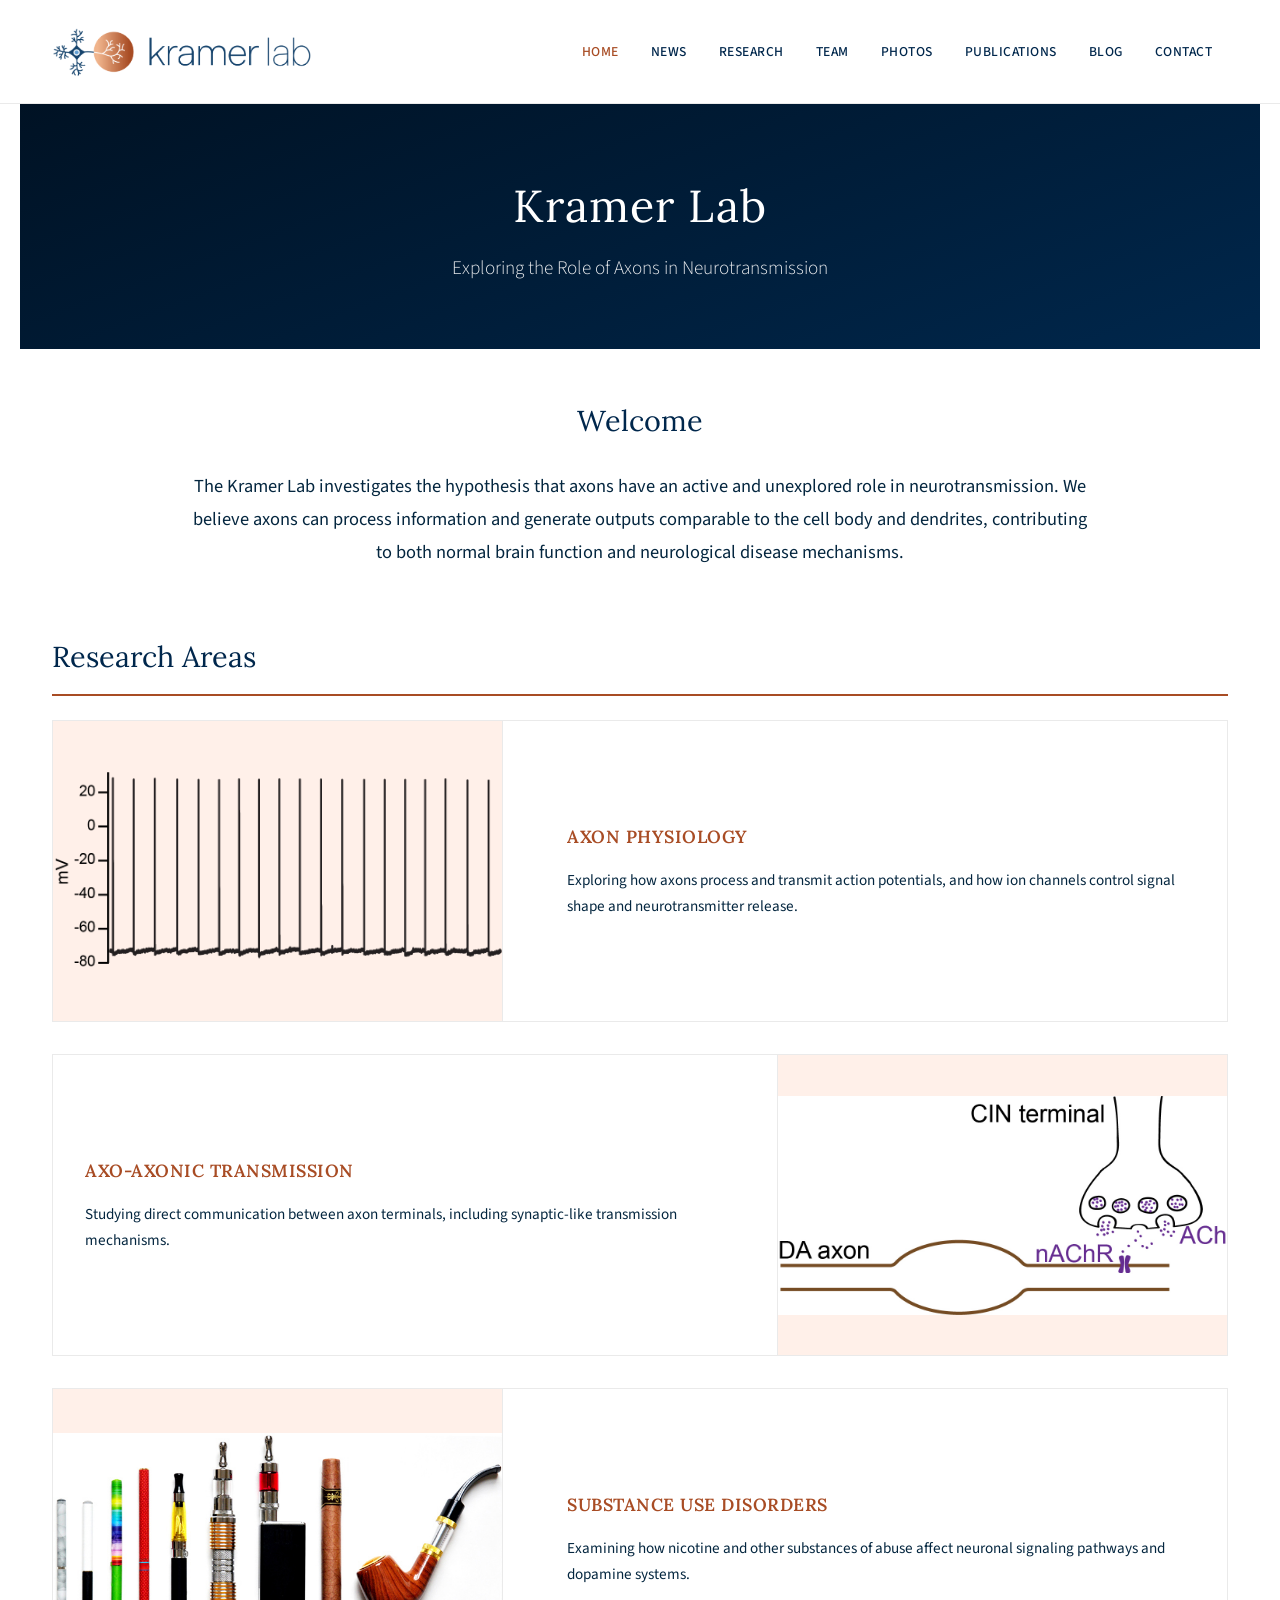
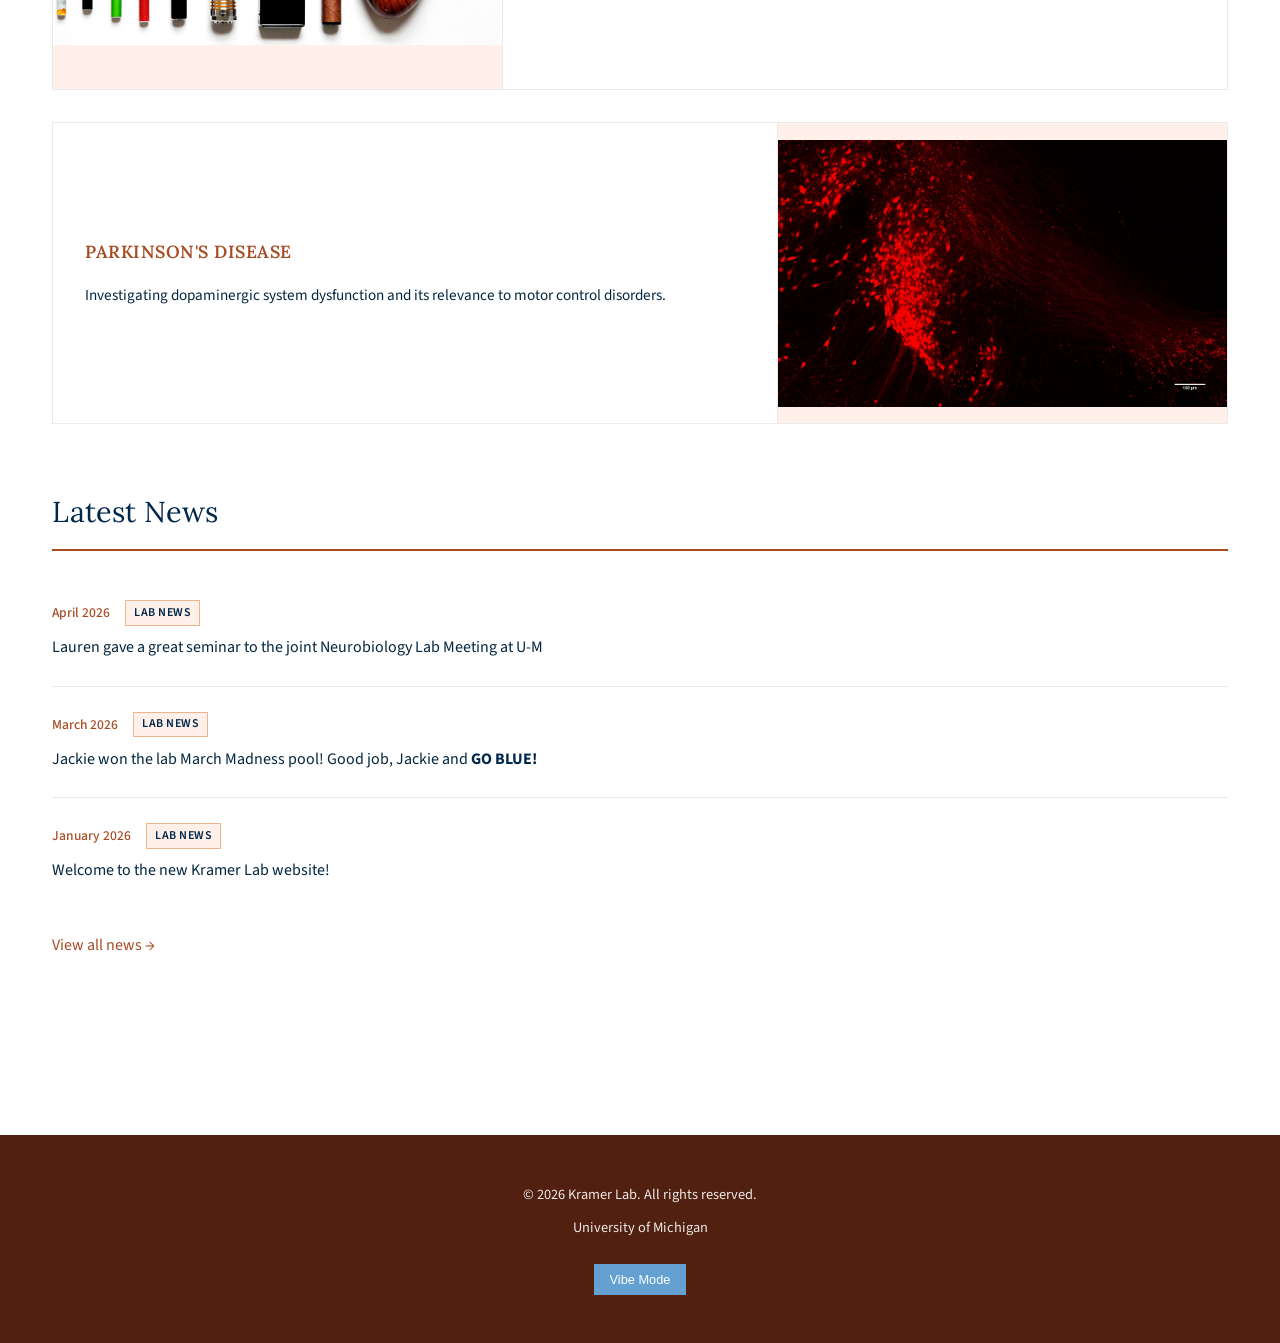
<file: index.html>
<!DOCTYPE html>
<html lang="en">
<head>
    <meta charset="UTF-8">
    <meta name="viewport" content="width=device-width, initial-scale=1.0">
    <title>Kramer Lab - Neuroscience Research</title>
    <link rel="stylesheet" href="css/style.css">
    <!-- Google tag (gtag.js) -->
    <script async src="https://www.googletagmanager.com/gtag/js?id=G-RKL0N520BY"></script>
    <script>
      window.dataLayer = window.dataLayer || [];
      function gtag(){dataLayer.push(arguments);}
      gtag("js", new Date());
      gtag("config", "G-RKL0N520BY");
    </script>
</head>
<body>
    <a href="#main-content" class="skip-link">Skip to main content</a>
    <header>
        <nav aria-label="Site navigation">
            <div class="logo">
                <a href="index.html"><img src="images/logo.png" alt="Kramer Lab"></a>
            </div>
            <ul class="nav-links">
                <li><a href="index.html" class="active" aria-current="page">Home</a></li>
                <li><a href="news.html">News</a></li>
                <li><a href="research.html">Research</a></li>
                <li><a href="team.html">Team</a></li>
                <li><a href="photos.html">Photos</a></li>
                <li><a href="publications.html">Publications</a></li>
                <li><a href="https://kramerlab.substack.com/" target="_blank" rel="noopener">Blog</a></li>
                <li><a href="contact.html">Contact</a></li>
            </ul>
            <button class="nav-toggle" aria-label="Open navigation" aria-expanded="false"><span></span><span></span><span></span></button>
        </nav>
    </header>

    <main id="main-content">
        <section class="hero">
            <h1>Kramer Lab</h1>
            <p class="tagline">Exploring the Role of Axons in Neurotransmission</p>
        </section>

        <section class="intro">
            <h2>Welcome</h2>
            <p>The Kramer Lab investigates the hypothesis that axons have an active and unexplored role in neurotransmission. We believe axons can process information and generate outputs comparable to the cell body and dendrites, contributing to both normal brain function and neurological disease mechanisms.</p>
        </section>

        <section class="highlights">
            <h2>Research Areas</h2>

            <div class="research-row image-left">
                <div class="research-image">
                    <img src="images/EXFiring.png" alt="Action potential recordings showing neuronal firing pattern">
                </div>
                <div class="research-content">
                    <h3><a href="research.html#axon-physiology">Axon Physiology</a></h3>
                    <p>Exploring how axons process and transmit action potentials, and how ion channels control signal shape and neurotransmitter release.</p>
                </div>
            </div>

            <div class="research-row image-right">
                <div class="research-content">
                    <h3><a href="research.html#axo-axonic">Axo-axonic Transmission</a></h3>
                    <p>Studying direct communication between axon terminals, including synaptic-like transmission mechanisms.</p>
                </div>
                <div class="research-image">
                    <img src="images/axo-axonic.jpg" alt="Axo-axonic synaptic schema showing CIN terminal releasing acetylcholine onto DA axon">
                </div>
            </div>

            <div class="research-row image-left">
                <div class="research-image">
                    <img src="images/tobacco_items.jpg" alt="Various nicotine delivery devices including cigarettes, vapes, and pipes">
                </div>
                <div class="research-content">
                    <h3><a href="research.html#substance-use">Substance Use Disorders</a></h3>
                    <p>Examining how nicotine and other substances of abuse affect neuronal signaling pathways and dopamine systems.</p>
                </div>
            </div>

            <div class="research-row image-right">
                <div class="research-content">
                    <h3><a href="research.html#parkinsons">Parkinson's Disease</a></h3>
                    <p>Investigating dopaminergic system dysfunction and its relevance to motor control disorders.</p>
                </div>
                <div class="research-image">
                    <img src="images/Pretty_SNc.jpg" alt="Fluorescent microscopy image of dopaminergic neurons in the substantia nigra">
                </div>
            </div>
        </section>

        <section class="news">
            <h2>Latest News</h2>
            <div id="latest-news-container">
                <article class="news-item">
                    <span class="date">January 2026</span>
                    <p>Welcome to the new Kramer Lab website!</p>
                </article>
            </div>
            <p style="margin-top:1.5rem;"><a href="news.html">View all news &rarr;</a></p>
        </section>
    </main>

    <footer>
        <p>&copy; 2026 Kramer Lab. All rights reserved.</p>
        <p>University of Michigan</p>
        <button class="vibe-toggle" onclick="toggleVibeMode()">Vibe Mode</button>
    </footer>

    <script>
        // Load latest 3 news items from news.html
        fetch('news.html')
            .then(r => r.text())
            .then(html => {
                const doc = new DOMParser().parseFromString(html, 'text/html');
                const items = Array.from(doc.querySelectorAll('article.news-item')).slice(0, 3);
                if (items.length === 0) return;
                const container = document.getElementById('latest-news-container');
                container.innerHTML = items.map(a => a.outerHTML).join('');
            })
            .catch(() => {}); // silently keep the fallback content if fetch fails

        function toggleVibeMode() {
            document.body.classList.toggle('vibe-mode');
            localStorage.setItem('vibeMode', document.body.classList.contains('vibe-mode'));
        }
        // Check saved preference
        if (localStorage.getItem('vibeMode') === 'true') {
            document.body.classList.add('vibe-mode');
        }
    </script>
    <script src="js/nav.js"></script>
</body>
</html>
</file>
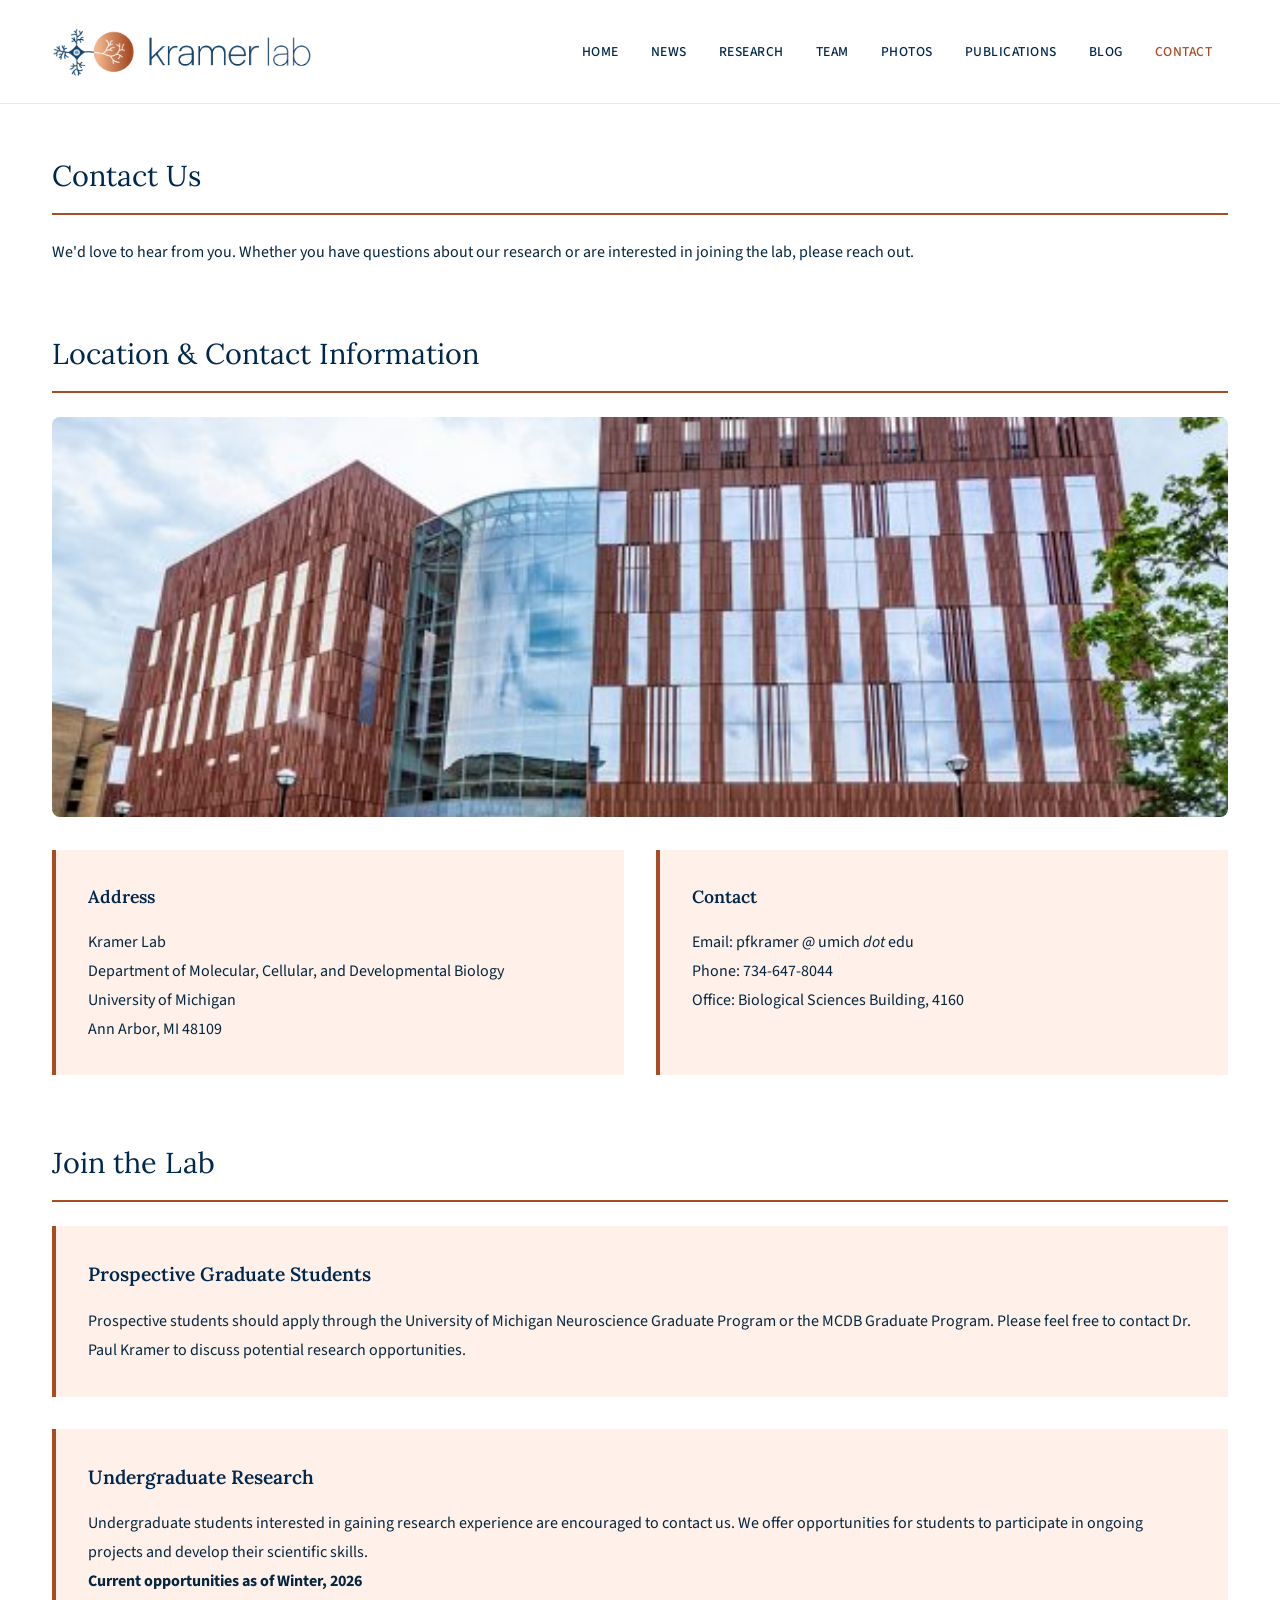
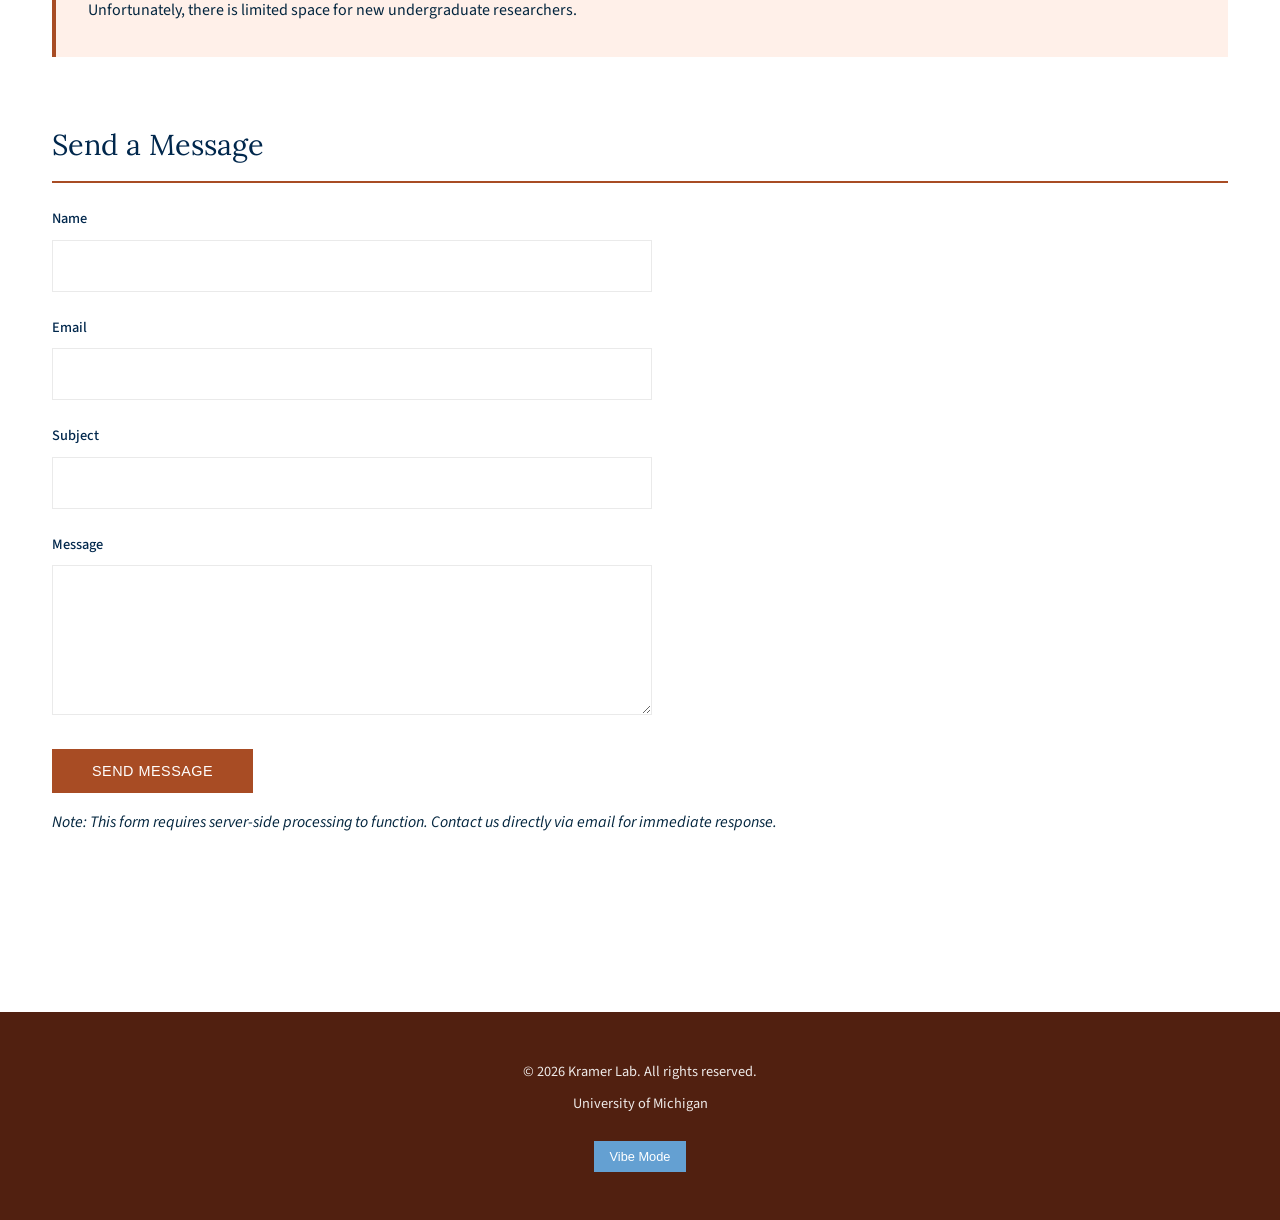
<file: contact.html>
<!DOCTYPE html>
<html lang="en">
<head>
    <meta charset="UTF-8">
    <meta name="viewport" content="width=device-width, initial-scale=1.0">
    <title>Contact - Kramer Lab</title>
    <link rel="stylesheet" href="css/style.css">
    <!-- Google tag (gtag.js) -->
    <script async src="https://www.googletagmanager.com/gtag/js?id=G-RKL0N520BY"></script>
    <script>
      window.dataLayer = window.dataLayer || [];
      function gtag(){dataLayer.push(arguments);}
      gtag("js", new Date());
      gtag("config", "G-RKL0N520BY");
    </script>
</head>
<body>
    <a href="#main-content" class="skip-link">Skip to main content</a>
    <header>
        <nav aria-label="Site navigation">
            <div class="logo">
                <a href="index.html"><img src="images/logo.png" alt="Kramer Lab"></a>
            </div>
            <ul class="nav-links">
                <li><a href="index.html">Home</a></li>
                <li><a href="news.html">News</a></li>
                <li><a href="research.html">Research</a></li>
                <li><a href="team.html">Team</a></li>
                <li><a href="photos.html">Photos</a></li>
                <li><a href="publications.html">Publications</a></li>
                <li><a href="https://kramerlab.substack.com/" target="_blank" rel="noopener">Blog</a></li>
                <li><a href="contact.html" class="active" aria-current="page">Contact</a></li>
            </ul>
            <button class="nav-toggle" aria-label="Open navigation" aria-expanded="false"><span></span><span></span><span></span></button>
        </nav>
    </header>

    <main id="main-content">
        <section>
            <h2>Contact Us</h2>
            <p>We'd love to hear from you. Whether you have questions about our research or are interested in joining the lab, please reach out.</p>
        </section>

        <section>
            <h2>Location & Contact Information</h2>
            <img src="images/BSB.jpg" alt="Biological Sciences Building, University of Michigan" style="width:100%; max-height:400px; object-fit:cover; border-radius:8px; margin-bottom:1.5rem;">
            <div class="contact-info">
                <div class="contact-card">
                    <h3>Address</h3>
                    <p>Kramer Lab<br>
                    Department of Molecular, Cellular, and Developmental Biology<br>
                    University of Michigan<br>
                    Ann Arbor, MI 48109</p>
                </div>
                <div class="contact-card">
                    <h3>Contact</h3>
                    <p>Email: pfkramer <em>@</em> umich <em>dot</em> edu<br>
                    Phone: 734-647-8044<br>
                    Office: Biological Sciences Building, 4160</p>
                </div>
            </div>
        </section>

        <section>
            <h2>Join the Lab</h2>
            <div class="research-area">
                <h3>Prospective Graduate Students</h3>
                <p>Prospective students should apply through the University of Michigan Neuroscience Graduate Program or the MCDB Graduate Program. Please feel free to contact Dr. Paul Kramer to discuss potential research opportunities.</p>
            </div>
            <div class="research-area">
                <h3>Undergraduate Research</h3>
                <p>Undergraduate students interested in gaining research experience are encouraged to contact us. We offer opportunities for students to participate in ongoing projects and develop their scientific skills.</p>
                <p><strong>Current opportunities as of Winter, 2026</strong></p>
                <p>Unfortunately, there is limited space for new undergraduate researchers.</p>
            </div>
        </section>

        <section>
            <h2>Send a Message</h2>
            <form class="contact-form" action="#" method="post">
                <div class="form-group">
                    <label for="name">Name</label>
                    <input type="text" id="name" name="name" autocomplete="name" required>
                </div>
                <div class="form-group">
                    <label for="email">Email</label>
                    <input type="email" id="email" name="email" autocomplete="email" required>
                </div>
                <div class="form-group">
                    <label for="subject">Subject</label>
                    <input type="text" id="subject" name="subject" required>
                </div>
                <div class="form-group">
                    <label for="message">Message</label>
                    <textarea id="message" name="message" required></textarea>
                </div>
                <button type="submit" class="btn">Send Message</button>
            </form>
            <p style="margin-top: 1rem; color: var(--gray);"><em>Note: This form requires server-side processing to function. Contact us directly via email for immediate response.</em></p>
        </section>
    </main>

    <footer>
        <p>&copy; 2026 Kramer Lab. All rights reserved.</p>
        <p>University of Michigan</p>
        <button class="vibe-toggle" onclick="toggleVibeMode()">Vibe Mode</button>
    </footer>

    <script>
        function toggleVibeMode() {
            document.body.classList.toggle('vibe-mode');
            localStorage.setItem('vibeMode', document.body.classList.contains('vibe-mode'));
        }
        if (localStorage.getItem('vibeMode') === 'true') {
            document.body.classList.add('vibe-mode');
        }
    </script>
    <script src="js/nav.js"></script>
</body>
</html>
</file>
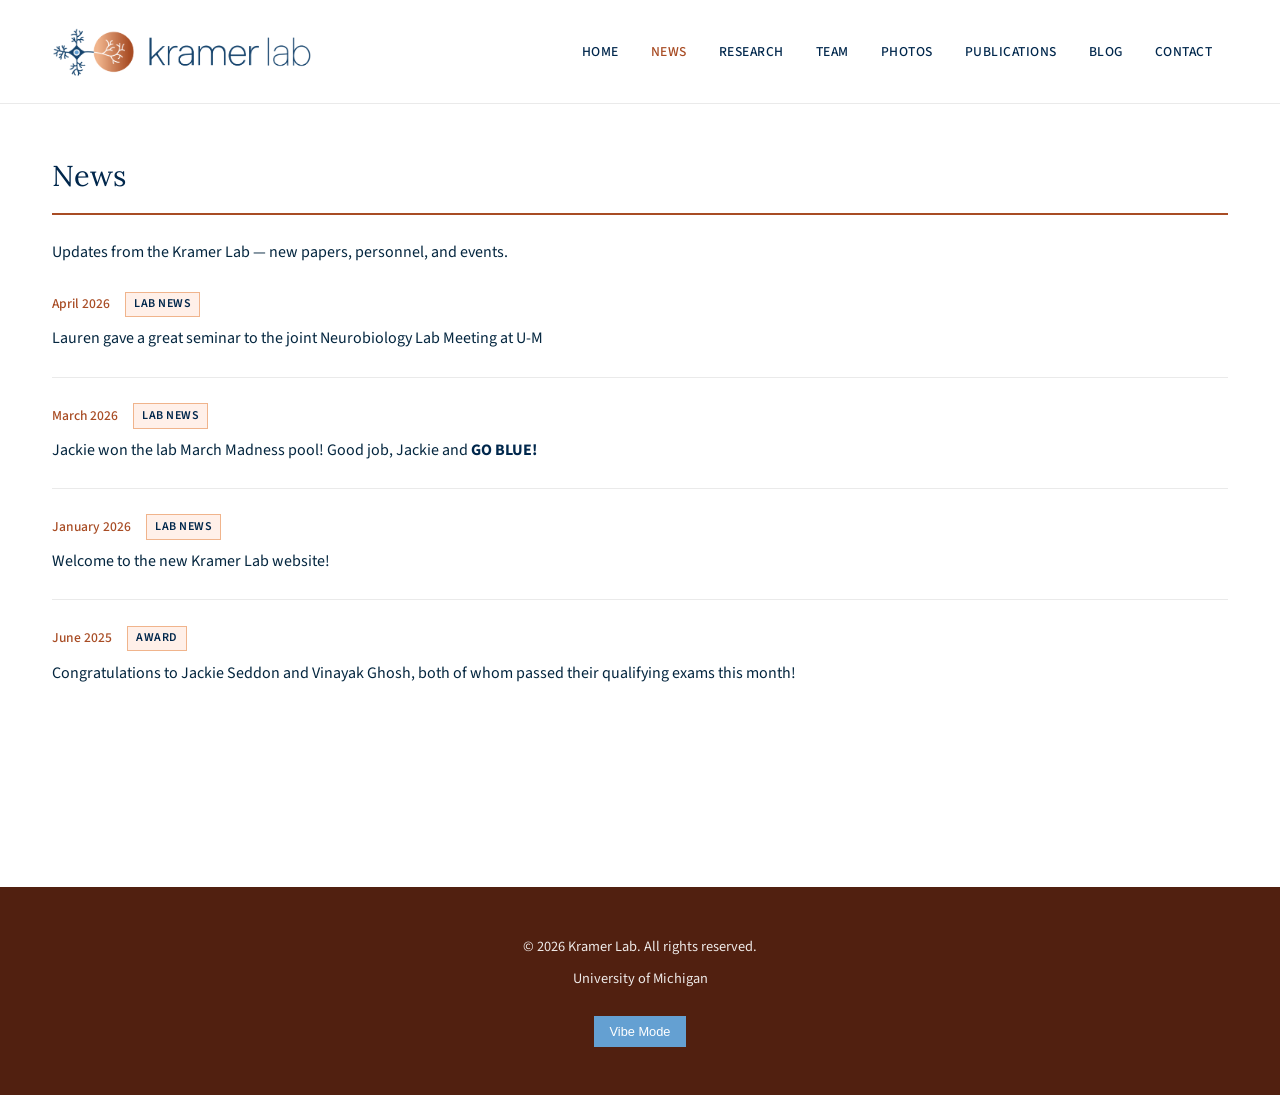
<file: news.html>
<!DOCTYPE html>
<html lang="en">
<head>
    <meta charset="UTF-8">
    <meta name="viewport" content="width=device-width, initial-scale=1.0">
    <title>News - Kramer Lab</title>
    <link rel="stylesheet" href="css/style.css">
    <!-- Google tag (gtag.js) -->
    <script async src="https://www.googletagmanager.com/gtag/js?id=G-RKL0N520BY"></script>
    <script>
      window.dataLayer = window.dataLayer || [];
      function gtag(){dataLayer.push(arguments);}
      gtag("js", new Date());
      gtag("config", "G-RKL0N520BY");
    </script>
</head>
<body>
    <a href="#main-content" class="skip-link">Skip to main content</a>
    <header>
        <nav aria-label="Site navigation">
            <div class="logo">
                <a href="index.html"><img src="images/logo.png" alt="Kramer Lab"></a>
            </div>
            <ul class="nav-links">
                <li><a href="index.html">Home</a></li>
                <li><a href="news.html" class="active" aria-current="page">News</a></li>
                <li><a href="research.html">Research</a></li>
                <li><a href="team.html">Team</a></li>
                <li><a href="photos.html">Photos</a></li>
                <li><a href="publications.html">Publications</a></li>
                <li><a href="https://kramerlab.substack.com/" target="_blank" rel="noopener">Blog</a></li>
                <li><a href="contact.html">Contact</a></li>
            </ul>
            <button class="nav-toggle" aria-label="Open navigation" aria-expanded="false"><span></span><span></span><span></span></button>
        </nav>
    </header>

    <main id="main-content">
        <section>
            <h2>News</h2>
            <p>Updates from the Kramer Lab — new papers, personnel, and events.</p>

            <!--
                TO ADD A NEWS ITEM:
                Copy the block below and paste it at the top of this section.
                Update the date, tag, and content.
                Tags: New Paper | Personnel | Award | Event | Lab News
            -->

            <article class="news-item">
                <span class="date">April 2026</span>
                <span class="news-tag">Lab News</span>
                <p>Lauren gave a great seminar to the joint Neurobiology Lab Meeting at U-M</p>
            </article>

            <article class="news-item">
                <span class="date">March 2026</span>
                <span class="news-tag">Lab News</span>
                <p>Jackie won the lab March Madness pool! Good job, Jackie and <strong style="color: #00274C;">GO BLUE!</strong></p>
            </article>

            <article class="news-item">
                <span class="date">January 2026</span>
                <span class="news-tag">Lab News</span>
                <p>Welcome to the new Kramer Lab website!</p>
            </article>

            <article class="news-item">
                <span class="date">June 2025</span>
                <span class="news-tag">Award</span>
                <p>Congratulations to Jackie Seddon and Vinayak Ghosh, both of whom passed their qualifying exams this month!</p>
            </article>

        </section>

    </main>

    <footer>
        <p>&copy; 2026 Kramer Lab. All rights reserved.</p>
        <p>University of Michigan</p>
        <button class="vibe-toggle" onclick="toggleVibeMode()">Vibe Mode</button>
    </footer>

    <script>
        function toggleVibeMode() {
            document.body.classList.toggle('vibe-mode');
            localStorage.setItem('vibeMode', document.body.classList.contains('vibe-mode'));
        }
        if (localStorage.getItem('vibeMode') === 'true') {
            document.body.classList.add('vibe-mode');
        }
    </script>
    <script src="js/nav.js"></script>
</body>
</html>
</file>
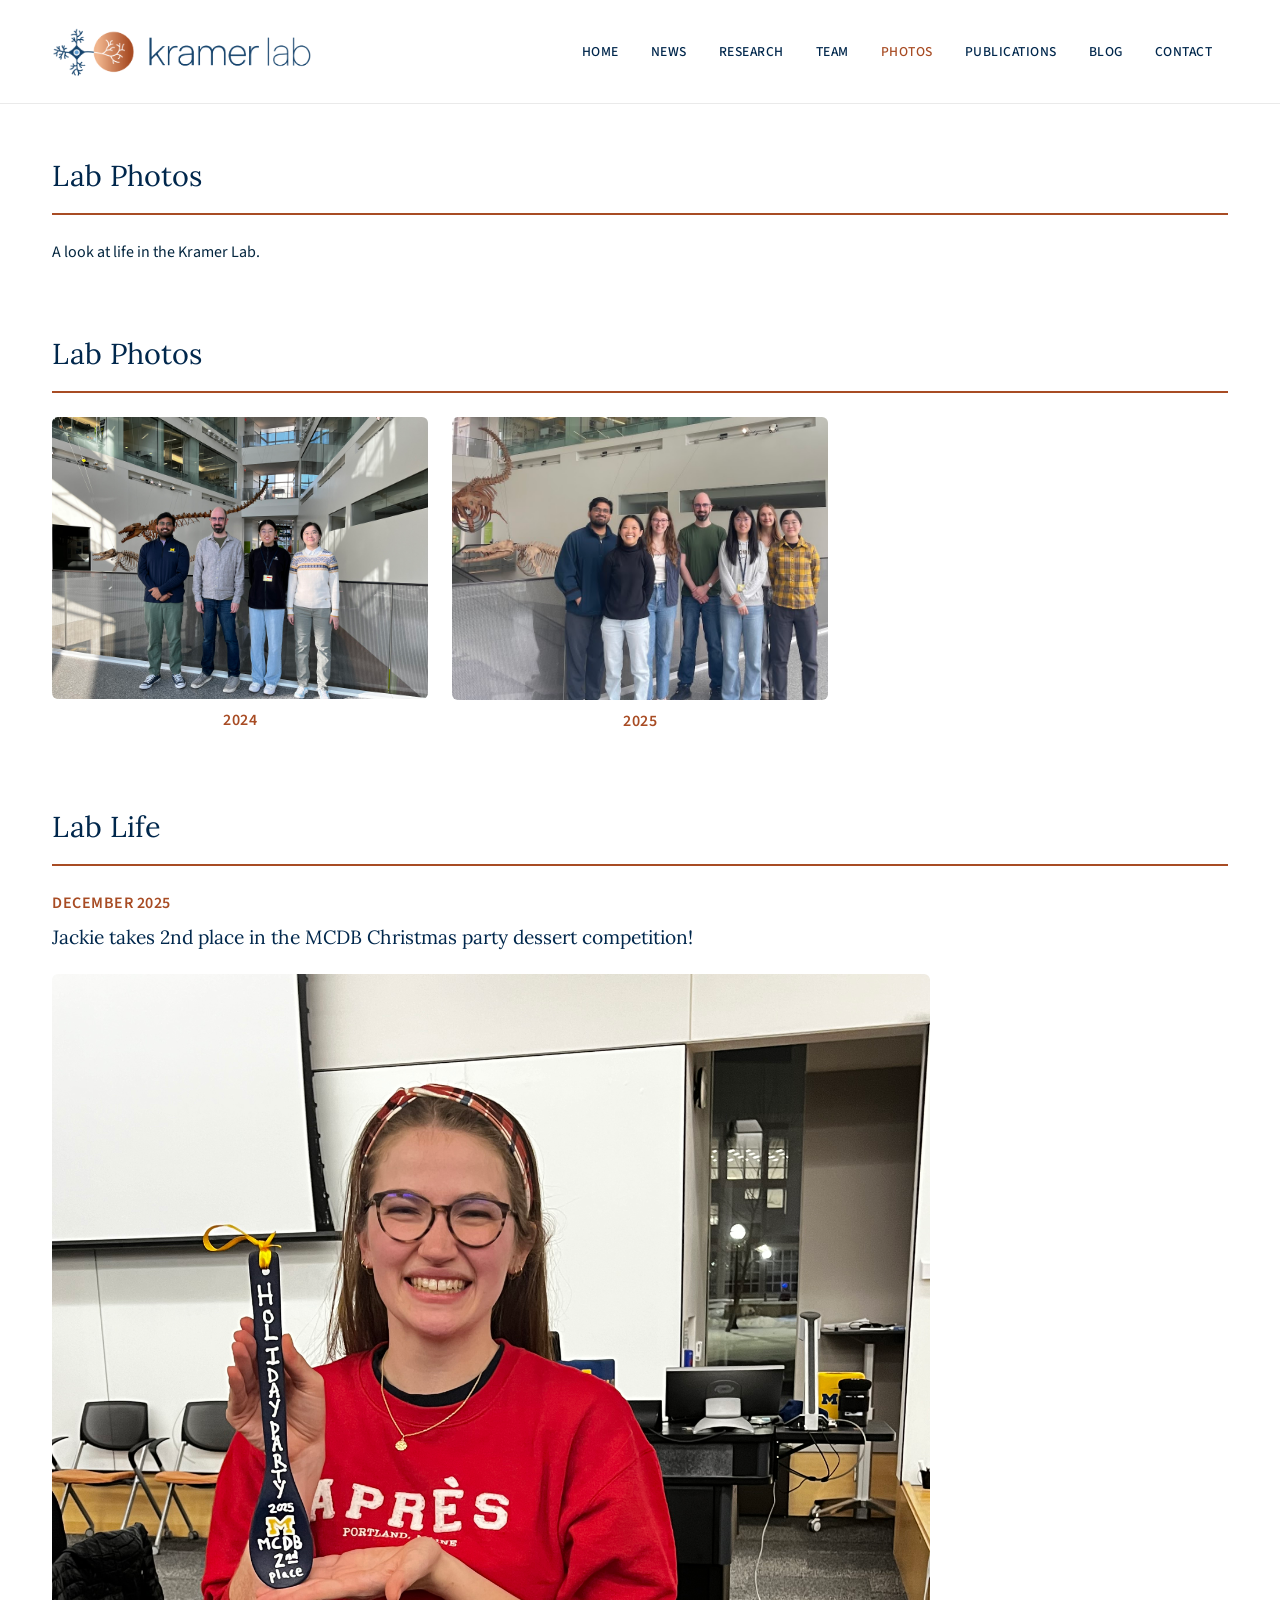
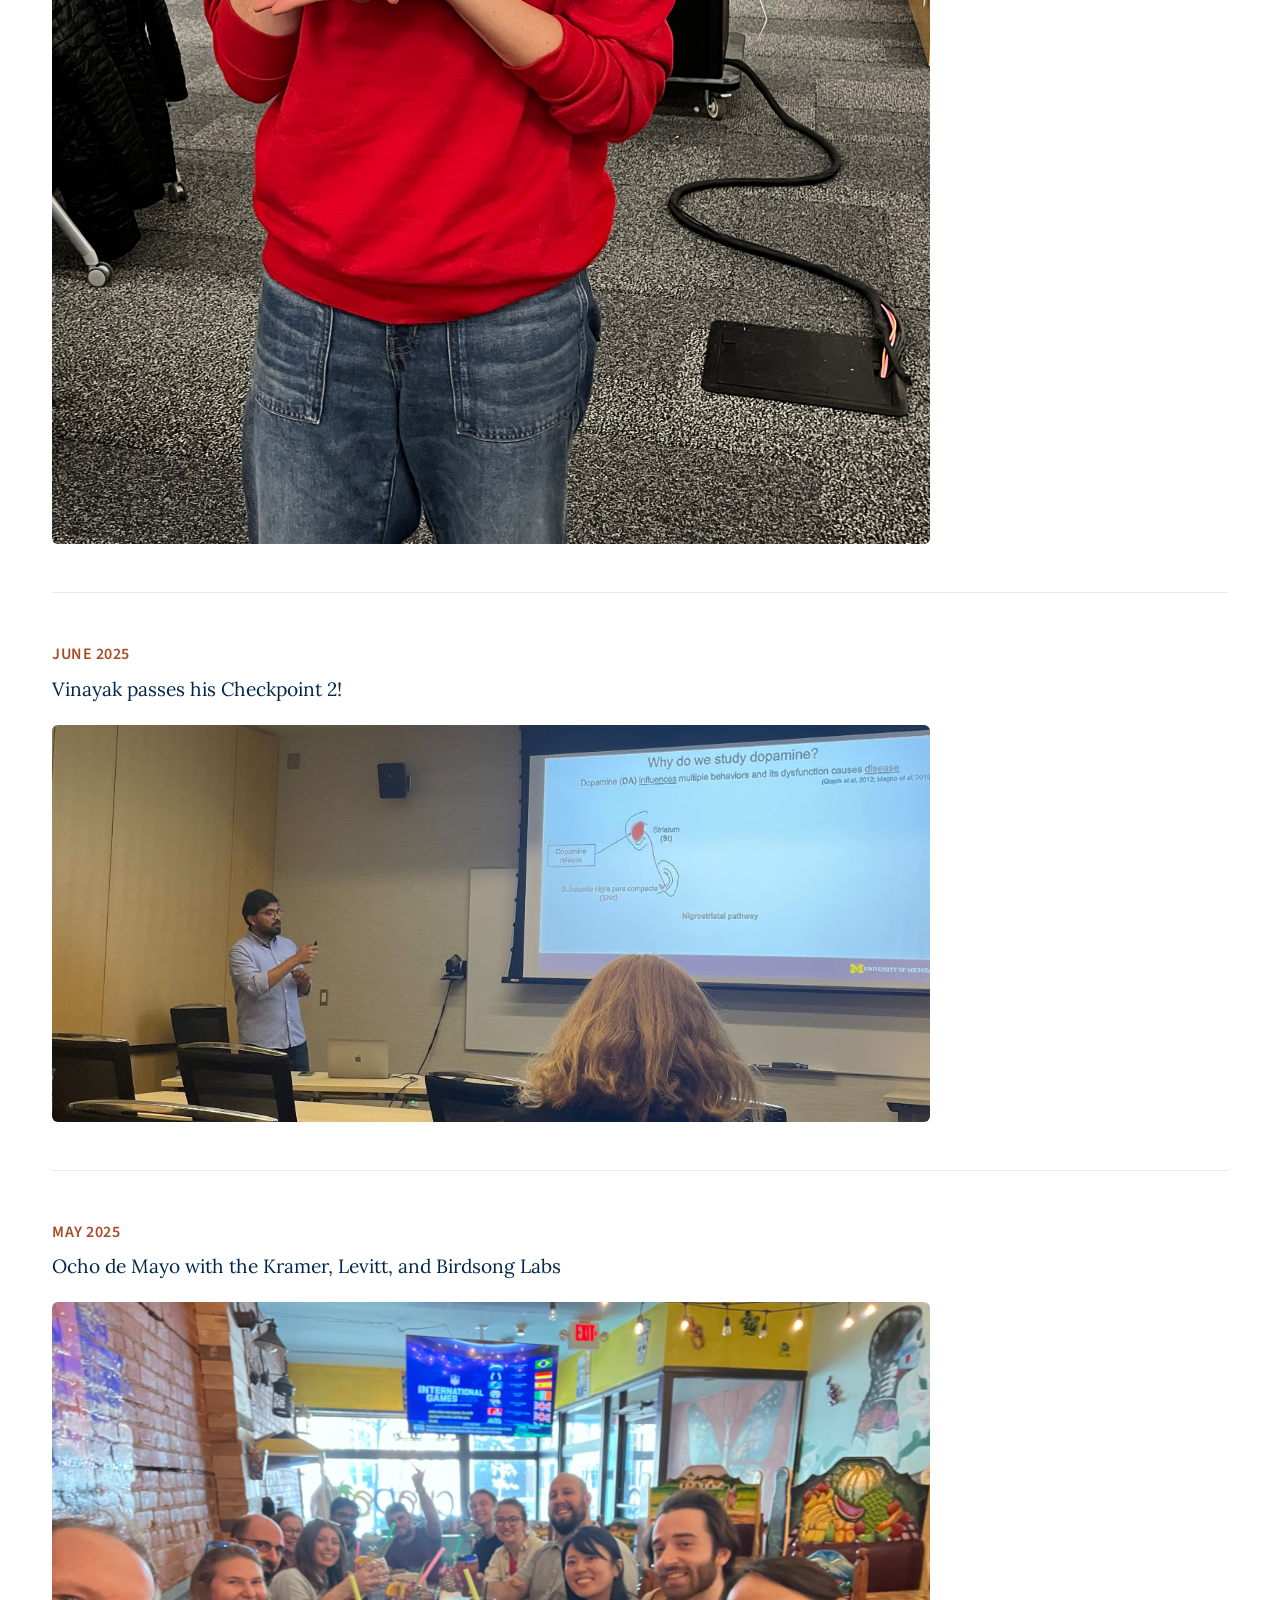
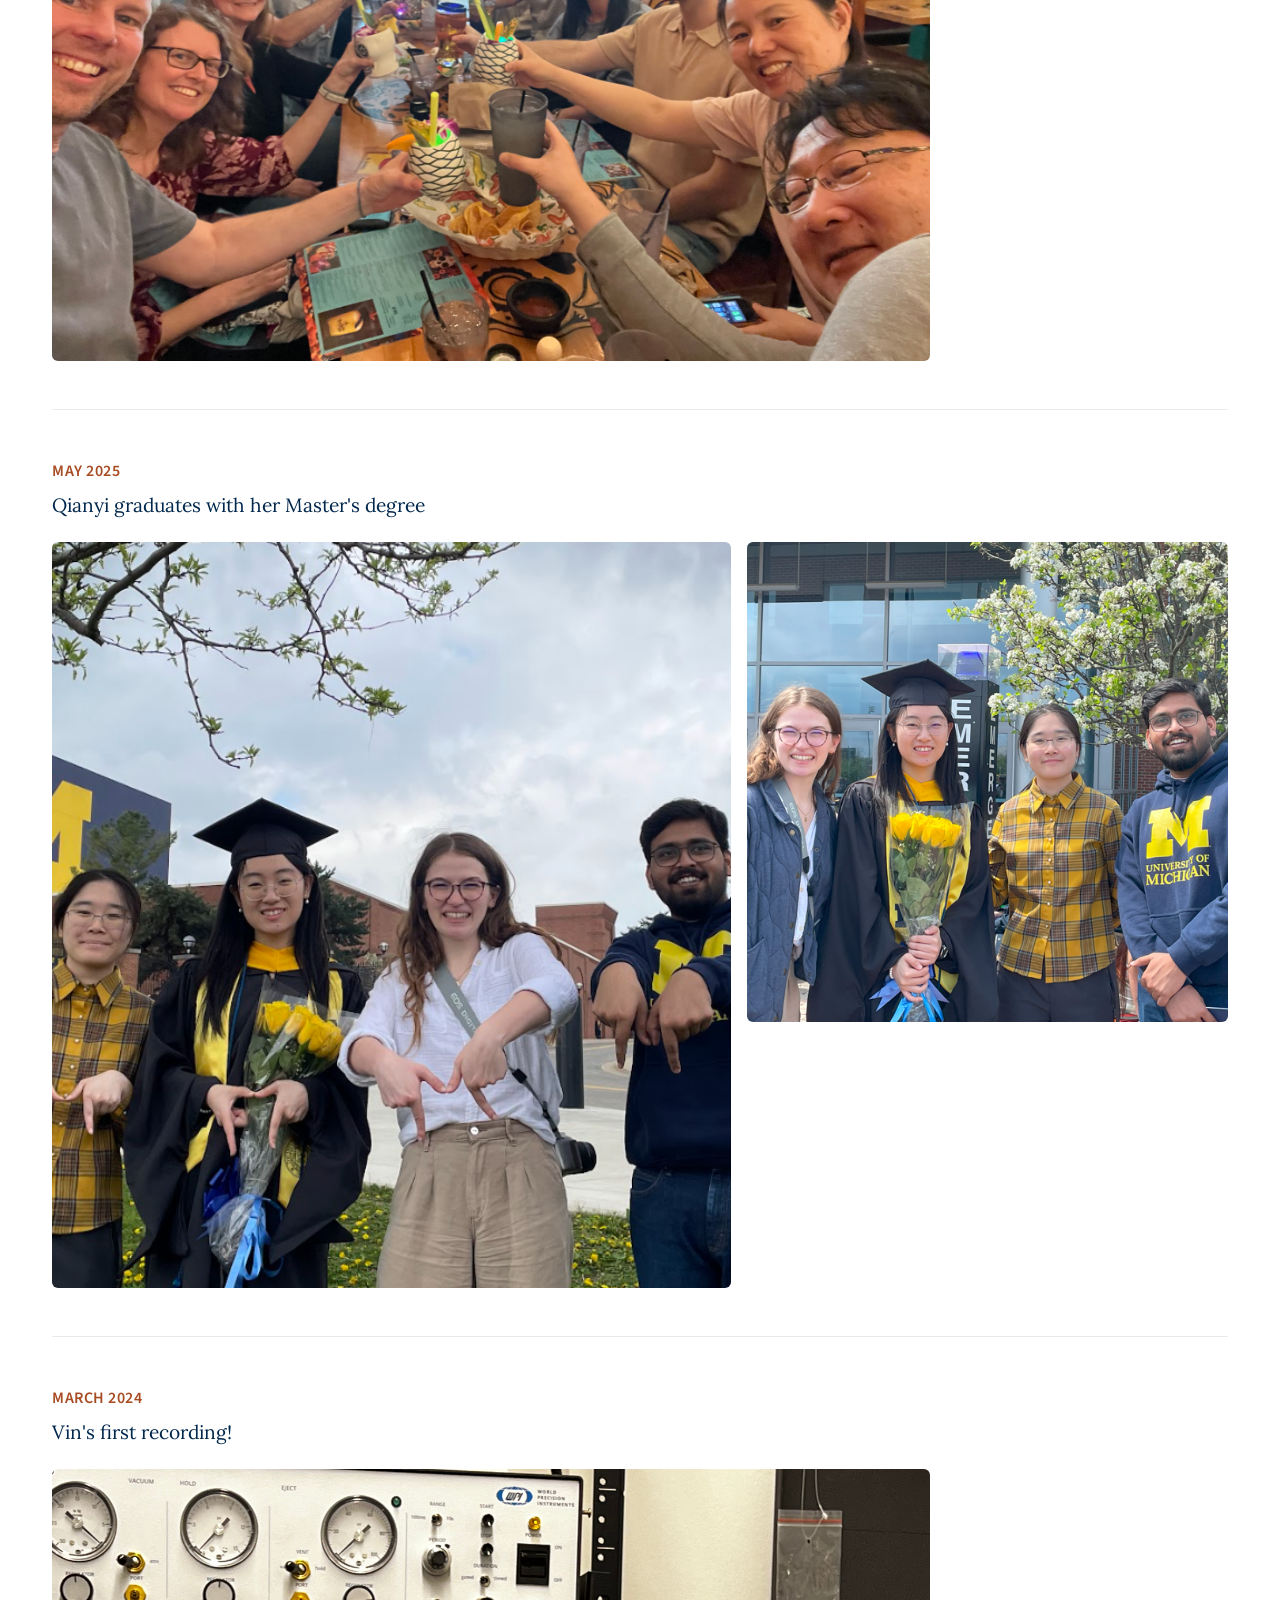
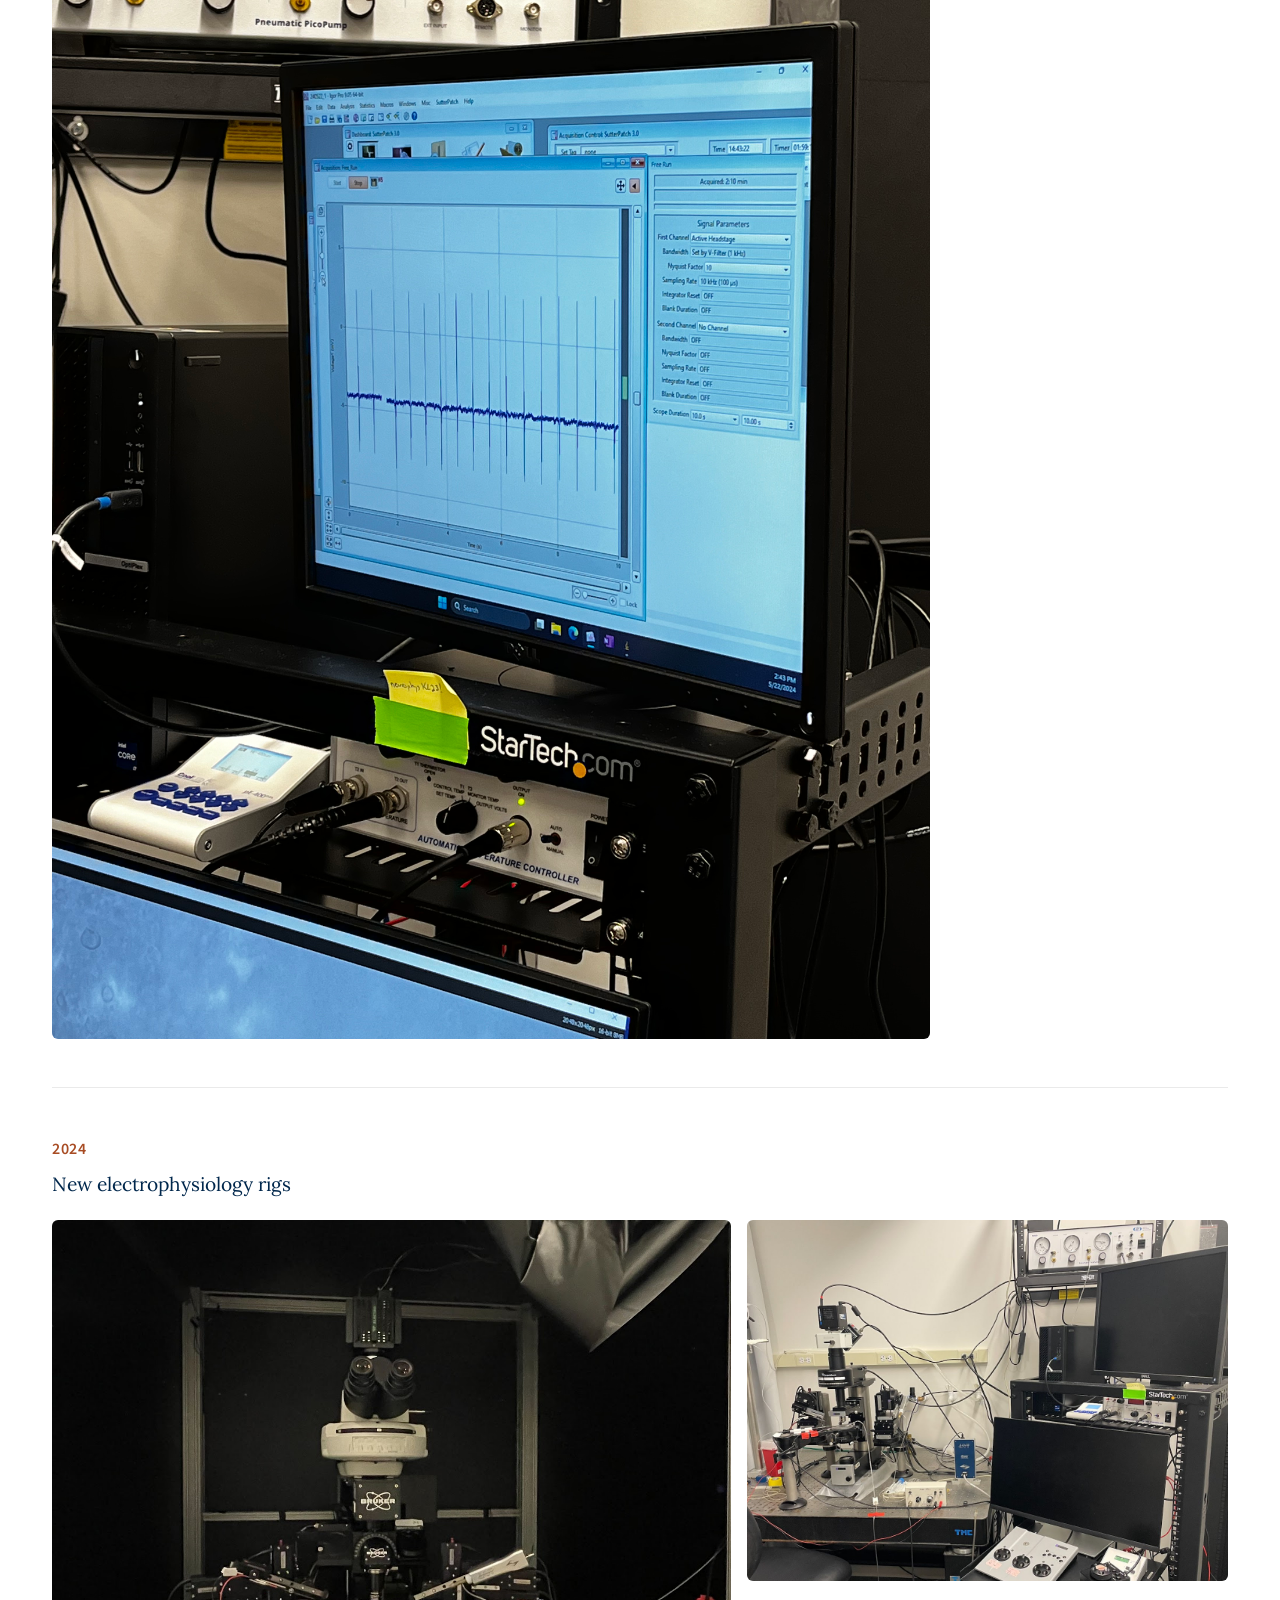
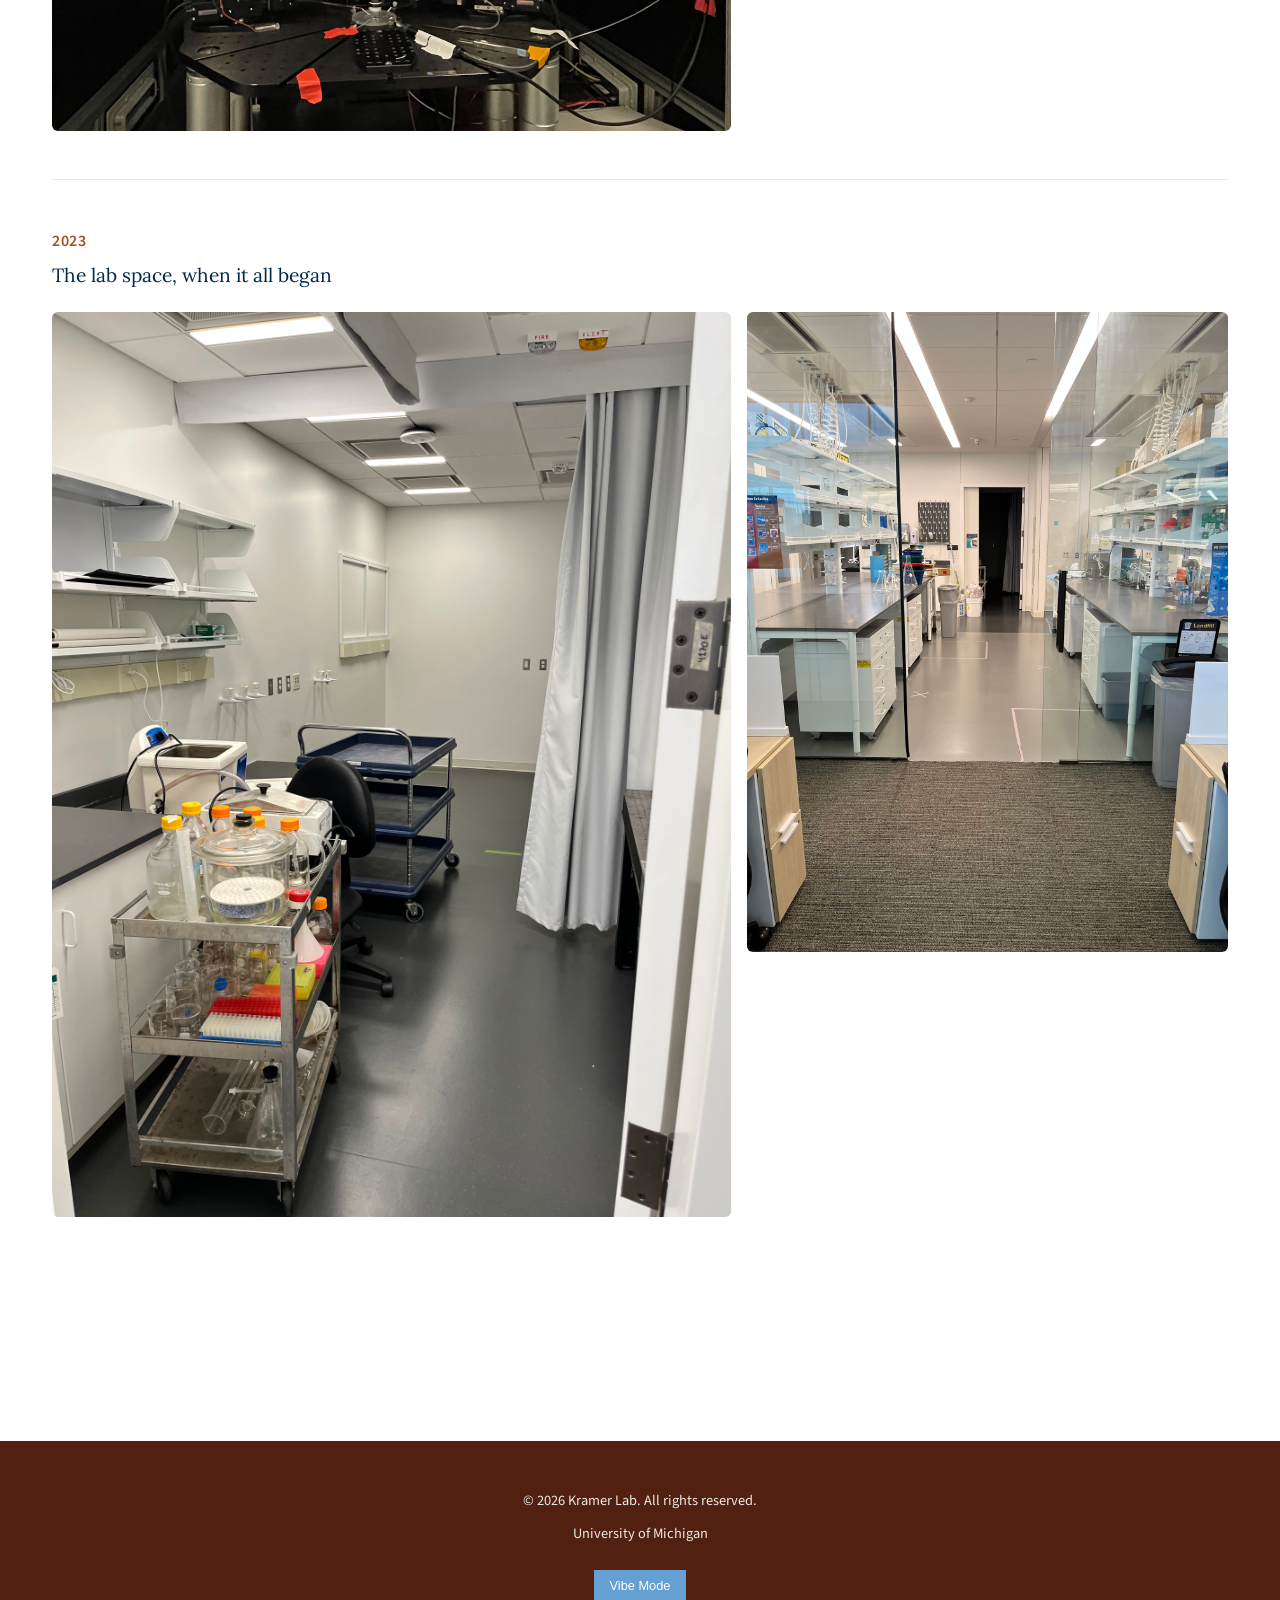
<file: photos.html>
<!DOCTYPE html>
<html lang="en">
<head>
    <meta charset="UTF-8">
    <meta name="viewport" content="width=device-width, initial-scale=1.0">
    <title>Lab Photos - Kramer Lab</title>
    <link rel="stylesheet" href="css/style.css">
    <!-- Google tag (gtag.js) -->
    <script async src="https://www.googletagmanager.com/gtag/js?id=G-RKL0N520BY"></script>
    <script>
      window.dataLayer = window.dataLayer || [];
      function gtag(){dataLayer.push(arguments);}
      gtag("js", new Date());
      gtag("config", "G-RKL0N520BY");
    </script>
</head>
<body>
    <a href="#main-content" class="skip-link">Skip to main content</a>
    <header>
        <nav aria-label="Site navigation">
            <div class="logo">
                <a href="index.html"><img src="images/logo.png" alt="Kramer Lab"></a>
            </div>
            <ul class="nav-links">
                <li><a href="index.html">Home</a></li>
                <li><a href="news.html">News</a></li>
                <li><a href="research.html">Research</a></li>
                <li><a href="team.html">Team</a></li>
                <li><a href="photos.html" class="active" aria-current="page">Photos</a></li>
                <li><a href="publications.html">Publications</a></li>
                <li><a href="https://kramerlab.substack.com/" target="_blank" rel="noopener">Blog</a></li>
                <li><a href="contact.html">Contact</a></li>
            </ul>
            <button class="nav-toggle" aria-label="Open navigation" aria-expanded="false"><span></span><span></span><span></span></button>
        </nav>
    </header>

    <main id="main-content">
        <section>
            <h2>Lab Photos</h2>
            <p>A look at life in the Kramer Lab.</p>
        </section>

        <section class="lab-group-section">
            <h2>Lab Photos</h2>
            <div class="lab-group-grid">
                <div class="lab-group-item">
                    <img src="photos/lab picture 2024.JPEG" alt="Kramer Lab group photo, 2024">
                    <p class="photo-entry-date">2024</p>
                </div>
                <div class="lab-group-item">
                    <img src="photos/lab photo 2025.jpg" alt="Kramer Lab group photo, 2025">
                    <p class="photo-entry-date">2025</p>
                </div>
            </div>
        </section>

        <section class="lab-life-section">
            <h2>Lab Life</h2>
            <!--
                TO ADD A NEW ENTRY:
                Copy the article block below and paste it at the TOP of this section.
                - Update the date in <h3 class="photo-entry-date">
                - Update the description in <p class="photo-entry-desc">
                - Add one <img> per photo inside <div class="photo-row">
                - Drop photo files into the photos/ folder
                - Write descriptive alt text for each photo
            -->

            <article class="photo-entry">
                <h3 class="photo-entry-date">December 2025</h3>
                <p class="photo-entry-desc">Jackie takes 2nd place in the MCDB Christmas party dessert competition!</p>
                <div class="photo-row">
                    <img src="photos/Jackie wins second.jpeg" alt="Jackie Seddon placing 2nd in the MCDB Christmas party dessert competition">
                </div>
            </article>

            <article class="photo-entry">
                <h3 class="photo-entry-date">June 2025</h3>
                <p class="photo-entry-desc">Vinayak passes his Checkpoint 2!</p>
                <div class="photo-row">
                    <img src="photos/VG checkpoint 2.jpg" alt="Vinayak Ghosh at his Checkpoint 2 defense">
                </div>
            </article>

            <article class="photo-entry">
                <h3 class="photo-entry-date">May 2025</h3>
                <p class="photo-entry-desc">Ocho de Mayo with the Kramer, Levitt, and Birdsong Labs</p>
                <div class="photo-row">
                    <img src="photos/Ocho de mayo 2025.JPEG" alt="Kramer, Levitt, and Birdsong Labs celebrating Ocho de Mayo">
                </div>
            </article>

            <article class="photo-entry">
                <h3 class="photo-entry-date">May 2025</h3>
                <p class="photo-entry-desc">Qianyi graduates with her Master's degree</p>
                <div class="photo-row">
                    <img src="photos/QY graduation 1.png" alt="Qianyi Yu at her Master's graduation ceremony">
                    <img src="photos/QY graduation 2.png" alt="Qianyi Yu celebrating her Master's degree">
                </div>
            </article>

            <article class="photo-entry">
                <h3 class="photo-entry-date">March 2024</h3>
                <p class="photo-entry-desc">Vin's first recording!</p>
                <div class="photo-row">
                    <img src="photos/Vins first recording.jpeg" alt="Vinayak Ghosh at his first electrophysiology recording">
                </div>
            </article>

            <article class="photo-entry">
                <h3 class="photo-entry-date">2024</h3>
                <p class="photo-entry-desc">New electrophysiology rigs</p>
                <div class="photo-row">
                    <img src="photos/ephys rig.jpg" alt="New electrophysiology rig in the Kramer Lab">
                    <img src="photos/ephys rig2.jpg" alt="New electrophysiology rig in the Kramer Lab">
                </div>
            </article>

            <article class="photo-entry">
                <h3 class="photo-entry-date">2023</h3>
                <p class="photo-entry-desc">The lab space, when it all began</p>
                <div class="photo-row">
                    <img src="photos/empty lab 2023.jpeg" alt="Empty Kramer Lab space in 2023">
                    <img src="photos/empty lab 2023_2.jpeg" alt="Empty Kramer Lab space in 2023">
                </div>
            </article>

        </section>
    </main>

    <footer>
        <p>&copy; 2026 Kramer Lab. All rights reserved.</p>
        <p>University of Michigan</p>
        <button class="vibe-toggle" onclick="toggleVibeMode()">Vibe Mode</button>
    </footer>

    <script>
        function toggleVibeMode() {
            document.body.classList.toggle('vibe-mode');
            localStorage.setItem('vibeMode', document.body.classList.contains('vibe-mode'));
        }
        if (localStorage.getItem('vibeMode') === 'true') {
            document.body.classList.add('vibe-mode');
        }
    </script>
    <script src="js/nav.js"></script>
</body>
</html>
</file>
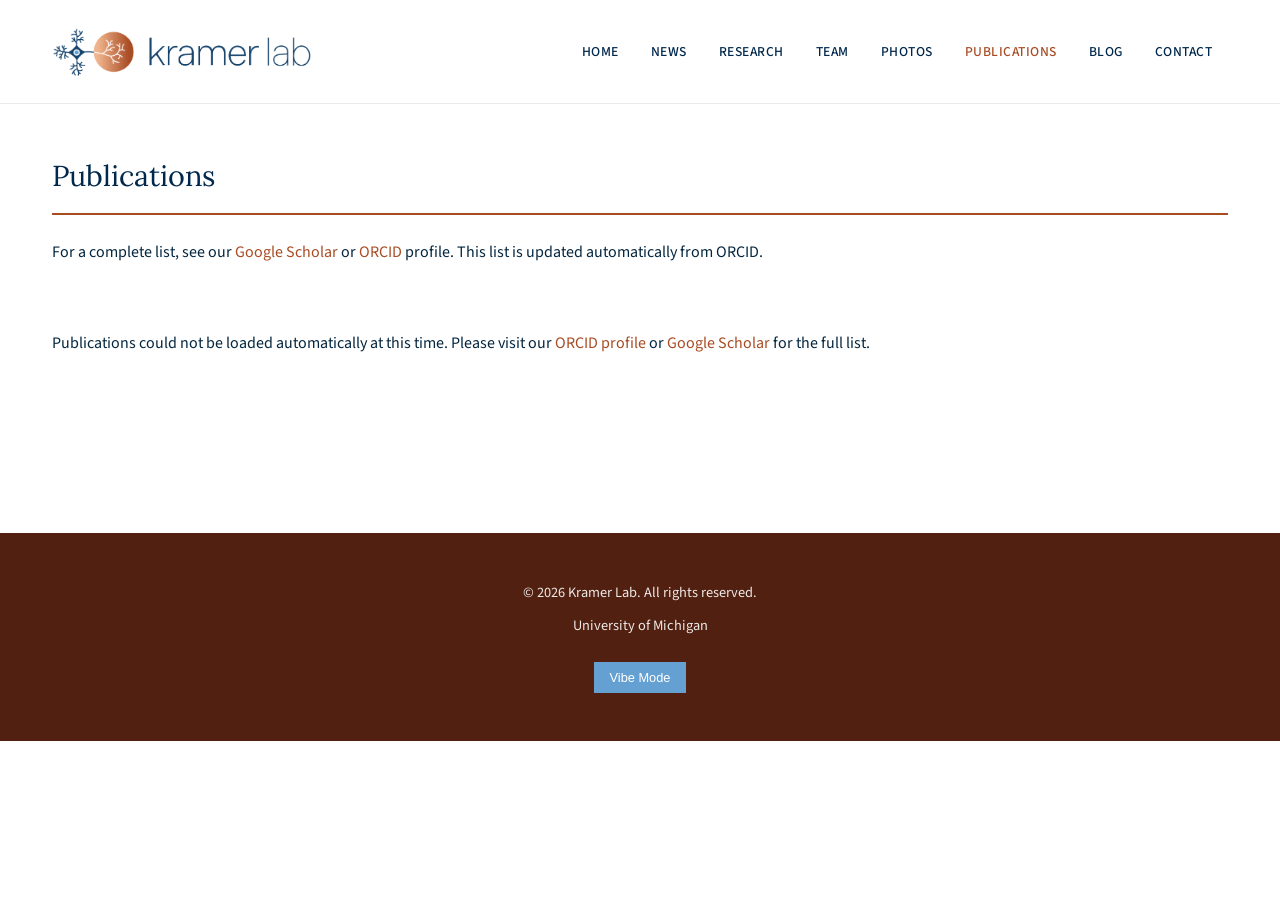
<file: publications.html>
<!DOCTYPE html>
<html lang="en">
<head>
    <meta charset="UTF-8">
    <meta name="viewport" content="width=device-width, initial-scale=1.0">
    <title>Publications - Kramer Lab</title>
    <link rel="stylesheet" href="css/style.css">
    <!-- Google tag (gtag.js) -->
    <script async src="https://www.googletagmanager.com/gtag/js?id=G-RKL0N520BY"></script>
    <script>
      window.dataLayer = window.dataLayer || [];
      function gtag(){dataLayer.push(arguments);}
      gtag("js", new Date());
      gtag("config", "G-RKL0N520BY");
    </script>
</head>
<body>
    <a href="#main-content" class="skip-link">Skip to main content</a>
    <header>
        <nav aria-label="Site navigation">
            <div class="logo">
                <a href="index.html"><img src="images/logo.png" alt="Kramer Lab"></a>
            </div>
            <ul class="nav-links">
                <li><a href="index.html">Home</a></li>
                <li><a href="news.html">News</a></li>
                <li><a href="research.html">Research</a></li>
                <li><a href="team.html">Team</a></li>
                <li><a href="photos.html">Photos</a></li>
                <li><a href="publications.html" class="active" aria-current="page">Publications</a></li>
                <li><a href="https://kramerlab.substack.com/" target="_blank" rel="noopener">Blog</a></li>
                <li><a href="contact.html">Contact</a></li>
            </ul>
            <button class="nav-toggle" aria-label="Open navigation" aria-expanded="false"><span></span><span></span><span></span></button>
        </nav>
    </header>

    <main id="main-content">
        <section>
            <h2>Publications</h2>
            <p>For a complete list, see our
                <a href="https://scholar.google.com/citations?user=gtnqlrsAAAAJ&hl=en" target="_blank" rel="noopener noreferrer">Google Scholar</a>
                or <a href="https://orcid.org/0000-0002-0095-3712" target="_blank" rel="noopener noreferrer">ORCID</a> profile.
                This list is updated automatically from ORCID.</p>
        </section>

        <div id="publications-container">
            <p class="pub-loading">Loading publications&hellip;</p>
        </div>
    </main>

    <footer>
        <p>&copy; 2026 Kramer Lab. All rights reserved.</p>
        <p>University of Michigan</p>
        <button class="vibe-toggle" onclick="toggleVibeMode()">Vibe Mode</button>
    </footer>

    <script>
        function toggleVibeMode() {
            document.body.classList.toggle('vibe-mode');
            localStorage.setItem('vibeMode', document.body.classList.contains('vibe-mode'));
        }
        if (localStorage.getItem('vibeMode') === 'true') {
            document.body.classList.add('vibe-mode');
        }
    </script>

    <script>
        // PDF map — add a filename here when you have a PDF for that paper.
        // Leave the value as null to show no PDF link.
        // Drop PDF files into the pdfs/ folder, then fill in the filename below.
        const PDF_MAP = {
            '10.64898/2025.12.19.695584':      'pubs/bidirectional signaling preprint 2026.pdf',
            '10.3389/fncel.2025.1681044':       'pubs/Seddon and Kramer 2025 review.pdf',
            '10.1016/j.neuron.2022.07.011':     'pubs/Kramer Khaliq 2022 Neuron.pdf',
            '10.1126/science.abn0532':          'pubs/Science 2022 Kaeser.pdf',
            '10.7554/eLife.55729':              'pubs/Kramer Khaliq 2020 eLife.pdf',
            '10.1371/journal.pone.0187732':     'pubs/2color 1photon.pdf',
            '10.1016/j.celrep.2016.11.076':     'pubs/Kramer Williams 2016 Cell Reports.pdf',
            '10.1038/npp.2015.91':              'pubs/Kramer Williams NPP 2015.pdf',
            '10.1038/nn.3369':                  'pubs/Bock et al 2013.pdf',
            '10.1523/JNEUROSCI.4287-10.2011':   'pubs/Kramer et al J Neuro 2011 D2.pdf',
            '10.1016/j.celrep.2025.116555':      'pubs/Brill_Weil et al., 2025.pdf',
        };

        (async function loadPublications() {
            const ORCID_ID = '0000-0002-0095-3712';
            const BASE = 'https://pub.orcid.org/v3.0';
            const HEADERS = { 'Accept': 'application/json' };
            const container = document.getElementById('publications-container');

            try {
                // Fetch works summary list
                const listResp = await fetch(`${BASE}/${ORCID_ID}/works`, { headers: HEADERS });
                if (!listResp.ok) throw new Error(`ORCID list error: ${listResp.status}`);
                const listData = await listResp.json();

                // Pick one put-code per group: prefer self-entered over Crossref/Scopus
                const putCodes = listData.group.map(group => {
                    const summaries = group['work-summary'];
                    const self = summaries.find(s => s.source?.['source-orcid']?.path === ORCID_ID);
                    return (self || summaries[0])['put-code'];
                });

                // Fetch full work details in one batch call (includes contributors)
                const bulkResp = await fetch(`${BASE}/${ORCID_ID}/works/${putCodes.join(',')}`, { headers: HEADERS });
                if (!bulkResp.ok) throw new Error(`ORCID bulk error: ${bulkResp.status}`);
                const bulkData = await bulkResp.json();

                // Parse each work
                const works = bulkData.bulk.map(item => {
                    const w = item.work;
                    const year = parseInt(w['publication-date']?.year?.value) || 0;
                    const title = w.title?.title?.value || '(no title)';
                    const journal = w['journal-title']?.value || null;
                    const type = w.type || 'journal-article';

                    const doi = (w['external-ids']?.['external-id'] || [])
                        .find(id => id['external-id-type'] === 'doi')
                        ?.['external-id-value'] || null;

                    const authors = (w.contributors?.contributor || [])
                        .filter(c => {
                            const role = c['contributor-attributes']?.['contributor-role'];
                            return !role || role === 'author' || role.includes('author');
                        })
                        .map(c => {
                            const name = c['credit-name']?.value || '';
                            if (!name) return null;
                            return /kramer/i.test(name) ? `<strong>${name}</strong>` : name;
                        })
                        .filter(Boolean);

                    return { year, title, journal, type, doi, authors };
                });

                // Sort descending by year
                works.sort((a, b) => b.year - a.year);

                // Group by year
                const byYear = {};
                works.forEach(w => {
                    const y = w.year || 'Unknown';
                    if (!byYear[y]) byYear[y] = [];
                    byYear[y].push(w);
                });

                // Render
                container.innerHTML = '';
                Object.keys(byYear)
                    .sort((a, b) => parseInt(b) - parseInt(a))
                    .forEach(year => {
                        const section = document.createElement('section');

                        const h2 = document.createElement('h2');
                        h2.textContent = year;
                        section.appendChild(h2);

                        byYear[year].forEach(w => {
                            const div = document.createElement('div');
                            div.className = 'publication';

                            // Title, linked to DOI if available
                            const h3 = document.createElement('h3');
                            if (w.doi) {
                                const a = document.createElement('a');
                                a.href = `https://doi.org/${w.doi}`;
                                a.target = '_blank';
                                a.rel = 'noopener noreferrer';
                                a.textContent = w.title;
                                const notice = document.createElement('span');
                                notice.className = 'sr-only';
                                notice.textContent = ' (opens in new tab)';
                                a.appendChild(notice);
                                h3.appendChild(a);
                            } else {
                                h3.textContent = w.title;
                            }
                            div.appendChild(h3);

                            // Authors (when available from ORCID)
                            if (w.authors.length > 0) {
                                const p = document.createElement('p');
                                p.className = 'authors';
                                p.innerHTML = w.authors.join(', ');
                                div.appendChild(p);
                            }

                            // Journal + preprint badge
                            const journalP = document.createElement('p');
                            journalP.className = 'journal';
                            let journalHtml = w.journal ? w.journal : '';
                            if (w.type === 'preprint') {
                                journalHtml += '<span class="pub-type">Preprint</span>';
                            }
                            if (journalHtml) {
                                journalP.innerHTML = journalHtml;
                                div.appendChild(journalP);
                            }

                            // PDF download link
                            const pdfPath = w.doi ? PDF_MAP[w.doi] : null;
                            if (pdfPath) {
                                const pdfP = document.createElement('p');
                                pdfP.className = 'pub-pdf';
                                pdfP.innerHTML = `<a href="${pdfPath}" target="_blank" rel="noopener noreferrer">Download PDF<span class="sr-only"> (opens in new tab)</span></a>`;
                                div.appendChild(pdfP);
                            }

                            section.appendChild(div);
                        });

                        container.appendChild(section);
                    });

            } catch (err) {
                console.error('Failed to load publications from ORCID:', err);
                container.innerHTML = `
                    <section>
                        <p>Publications could not be loaded automatically at this time.
                        Please visit our
                        <a href="https://orcid.org/0000-0002-0095-3712" target="_blank" rel="noopener noreferrer">ORCID profile</a>
                        or <a href="https://scholar.google.com/citations?user=gtnqlrsAAAAJ&hl=en" target="_blank" rel="noopener noreferrer">Google Scholar</a>
                        for the full list.</p>
                    </section>`;
            }
        })();
    </script>
    <script src="js/nav.js"></script>
</body>
</html>
</file>
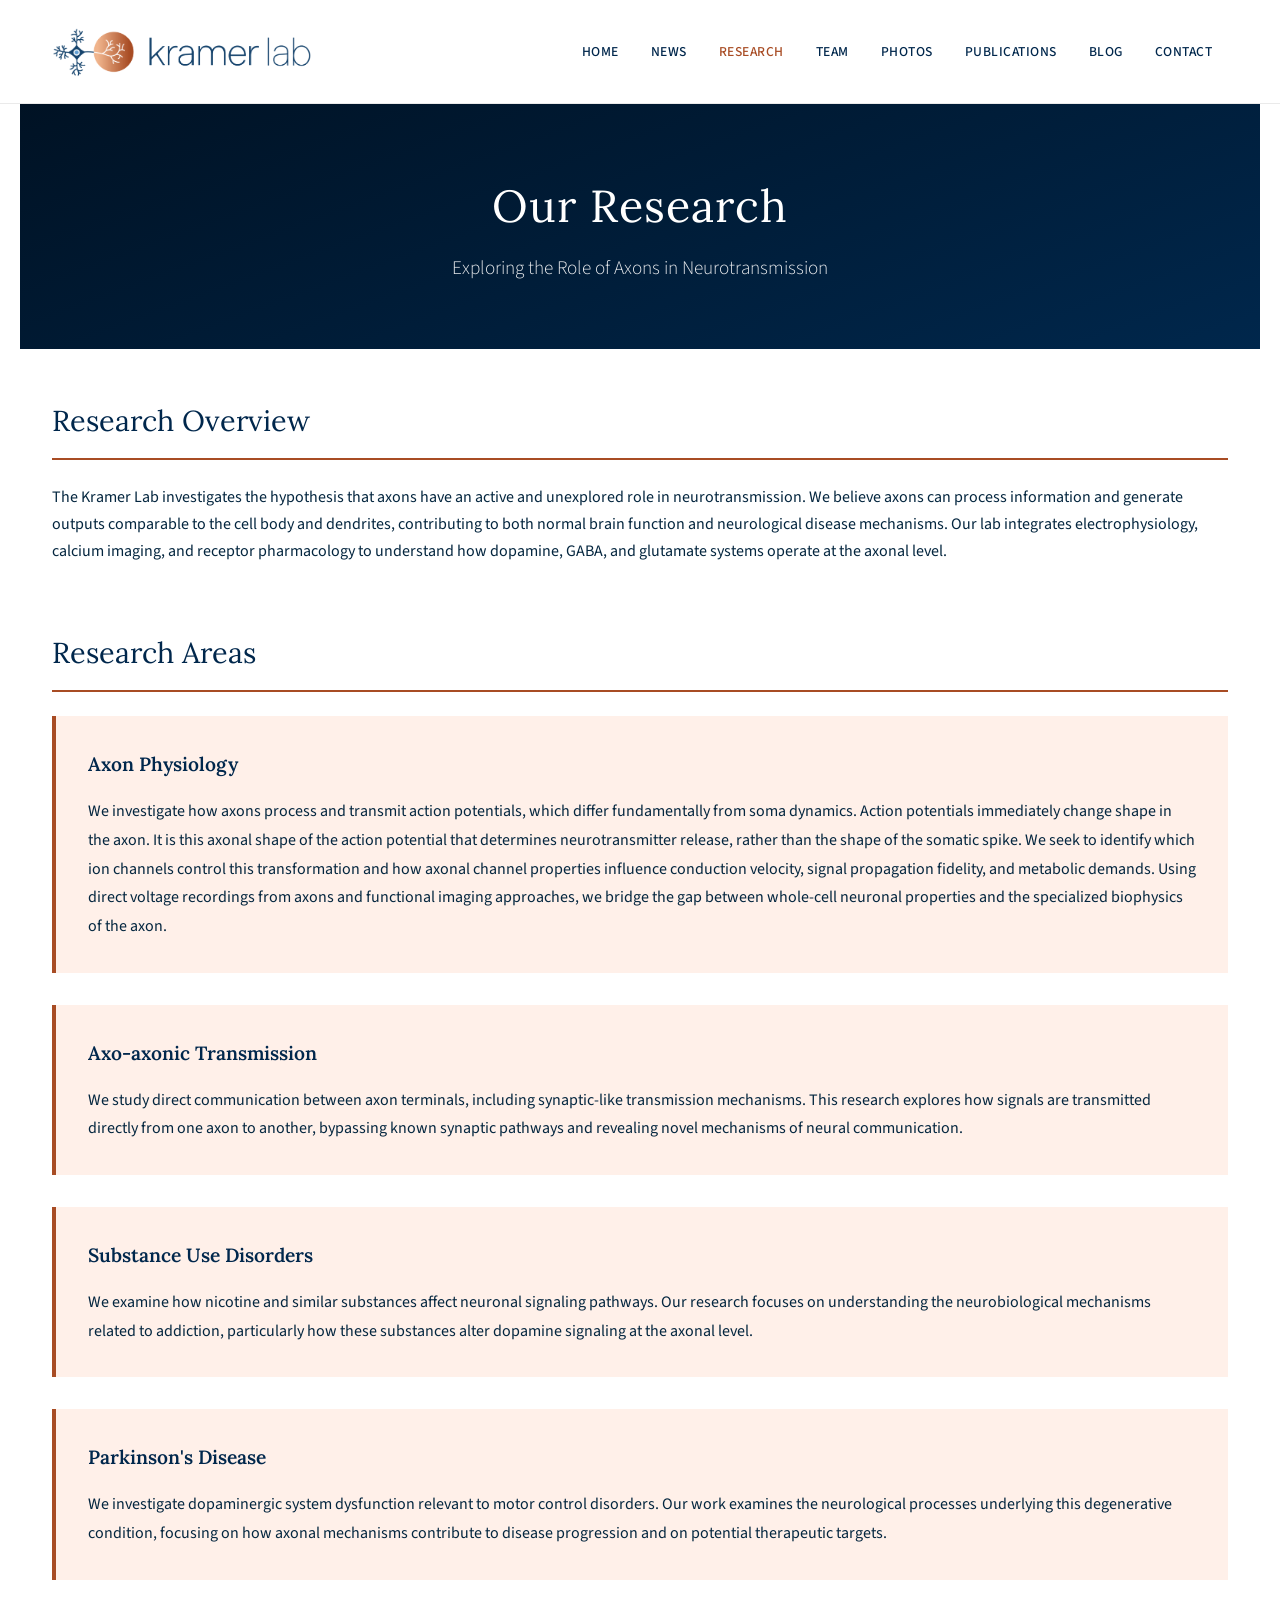
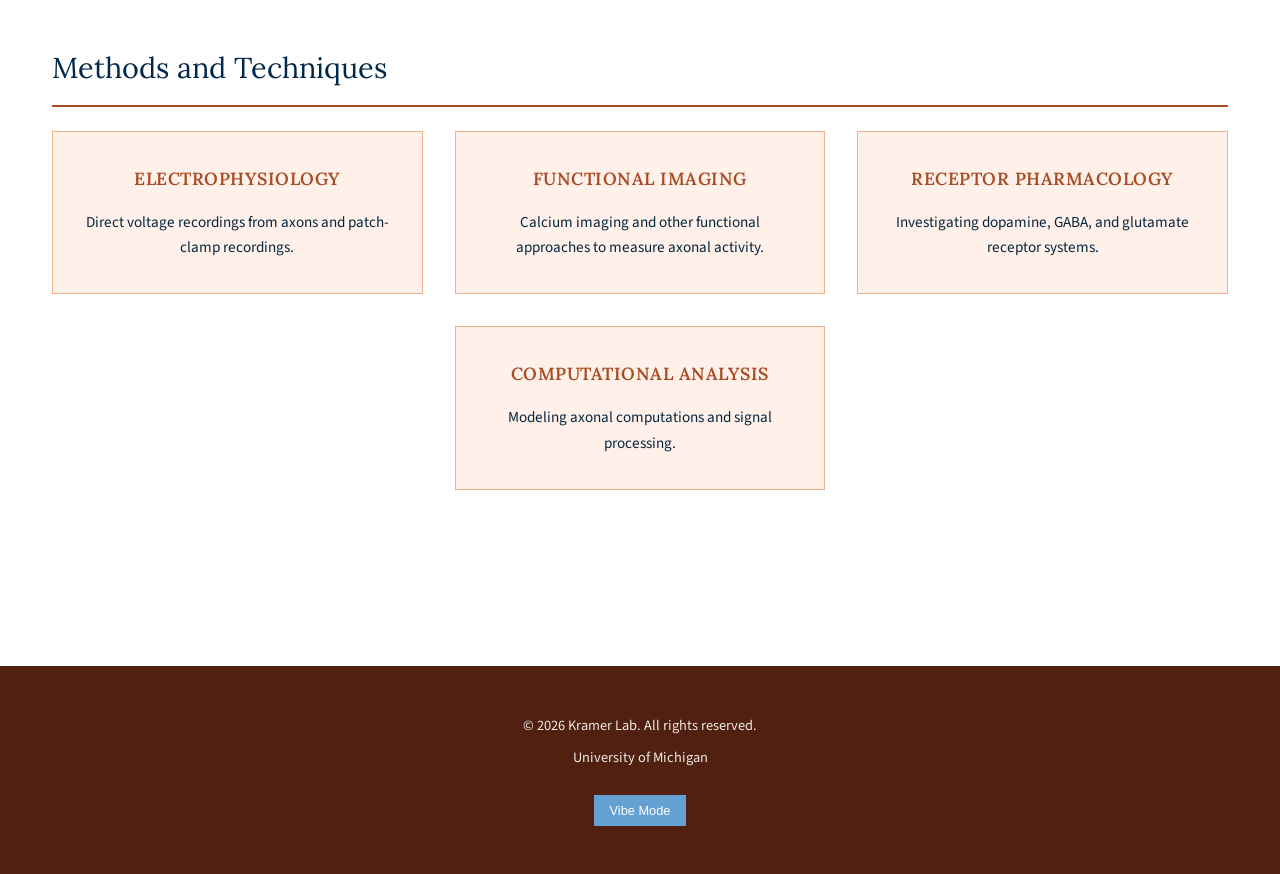
<file: research.html>
<!DOCTYPE html>
<html lang="en">
<head>
    <meta charset="UTF-8">
    <meta name="viewport" content="width=device-width, initial-scale=1.0">
    <title>Research - Kramer Lab</title>
    <link rel="stylesheet" href="css/style.css">
    <!-- Google tag (gtag.js) -->
    <script async src="https://www.googletagmanager.com/gtag/js?id=G-RKL0N520BY"></script>
    <script>
      window.dataLayer = window.dataLayer || [];
      function gtag(){dataLayer.push(arguments);}
      gtag("js", new Date());
      gtag("config", "G-RKL0N520BY");
    </script>
</head>
<body>
    <a href="#main-content" class="skip-link">Skip to main content</a>
    <header>
        <nav aria-label="Site navigation">
            <div class="logo">
                <a href="index.html"><img src="images/logo.png" alt="Kramer Lab"></a>
            </div>
            <ul class="nav-links">
                <li><a href="index.html">Home</a></li>
                <li><a href="news.html">News</a></li>
                <li><a href="research.html" class="active" aria-current="page">Research</a></li>
                <li><a href="team.html">Team</a></li>
                <li><a href="photos.html">Photos</a></li>
                <li><a href="publications.html">Publications</a></li>
                <li><a href="https://kramerlab.substack.com/" target="_blank" rel="noopener">Blog</a></li>
                <li><a href="contact.html">Contact</a></li>
            </ul>
            <button class="nav-toggle" aria-label="Open navigation" aria-expanded="false"><span></span><span></span><span></span></button>
        </nav>
    </header>

    <main id="main-content">
        <section class="hero">
            <h1>Our Research</h1>
            <p class="tagline">Exploring the Role of Axons in Neurotransmission</p>
        </section>

        <section>
            <h2>Research Overview</h2>
            <p>The Kramer Lab investigates the hypothesis that axons have an active and unexplored role in neurotransmission. We believe axons can process information and generate outputs comparable to the cell body and dendrites, contributing to both normal brain function and neurological disease mechanisms. Our lab integrates electrophysiology, calcium imaging, and receptor pharmacology to understand how dopamine, GABA, and glutamate systems operate at the axonal level.</p>
        </section>

        <section>
            <h2>Research Areas</h2>

            <div class="research-area" id="axon-physiology">
                <h3>Axon Physiology</h3>
                <p>We investigate how axons process and transmit action potentials, which differ fundamentally from soma dynamics. Action potentials immediately change shape in the axon. It is this axonal shape of the action potential that determines neurotransmitter release, rather than the shape of the somatic spike. We seek to identify which ion channels control this transformation and how axonal channel properties influence conduction velocity, signal propagation fidelity, and metabolic demands. Using direct voltage recordings from axons and functional imaging approaches, we bridge the gap between whole-cell neuronal properties and the specialized biophysics of the axon.</p>
            </div>

            <div class="research-area" id="axo-axonic">
                <h3>Axo-axonic Transmission</h3>
                <p>We study direct communication between axon terminals, including synaptic-like transmission mechanisms. This research explores how signals are transmitted directly from one axon to another, bypassing known synaptic pathways and revealing novel mechanisms of neural communication.</p>
            </div>

            <div class="research-area" id="substance-use">
                <h3>Substance Use Disorders</h3>
                <p>We examine how nicotine and similar substances affect neuronal signaling pathways. Our research focuses on understanding the neurobiological mechanisms related to addiction, particularly how these substances alter dopamine signaling at the axonal level.</p>
            </div>

            <div class="research-area" id="parkinsons">
                <h3>Parkinson's Disease</h3>
                <p>We investigate dopaminergic system dysfunction relevant to motor control disorders. Our work examines the neurological processes underlying this degenerative condition, focusing on how axonal mechanisms contribute to disease progression and on potential therapeutic targets.</p>
            </div>
        </section>

        <section>
            <h2>Methods and Techniques</h2>
            <div class="highlight-grid" style="grid-template-columns: repeat(3, 1fr);">
                <div class="highlight-card">
                    <h3>Electrophysiology</h3>
                    <p>Direct voltage recordings from axons and patch-clamp recordings.</p>
                </div>
                <div class="highlight-card">
                    <h3>Functional Imaging</h3>
                    <p>Calcium imaging and other functional approaches to measure axonal activity.</p>
                </div>
                <div class="highlight-card">
                    <h3>Receptor Pharmacology</h3>
                    <p>Investigating dopamine, GABA, and glutamate receptor systems.</p>
                </div>
                <div class="highlight-card" style="grid-column: 2;">
                    <h3>Computational Analysis</h3>
                    <p>Modeling axonal computations and signal processing.</p>
                </div>
            </div>
        </section>
    </main>

    <footer>
        <p>&copy; 2026 Kramer Lab. All rights reserved.</p>
        <p>University of Michigan</p>
        <button class="vibe-toggle" onclick="toggleVibeMode()">Vibe Mode</button>
    </footer>

    <script>
        function toggleVibeMode() {
            document.body.classList.toggle('vibe-mode');
            localStorage.setItem('vibeMode', document.body.classList.contains('vibe-mode'));
        }
        if (localStorage.getItem('vibeMode') === 'true') {
            document.body.classList.add('vibe-mode');
        }
    </script>
    <script src="js/nav.js"></script>
</body>
</html>
</file>
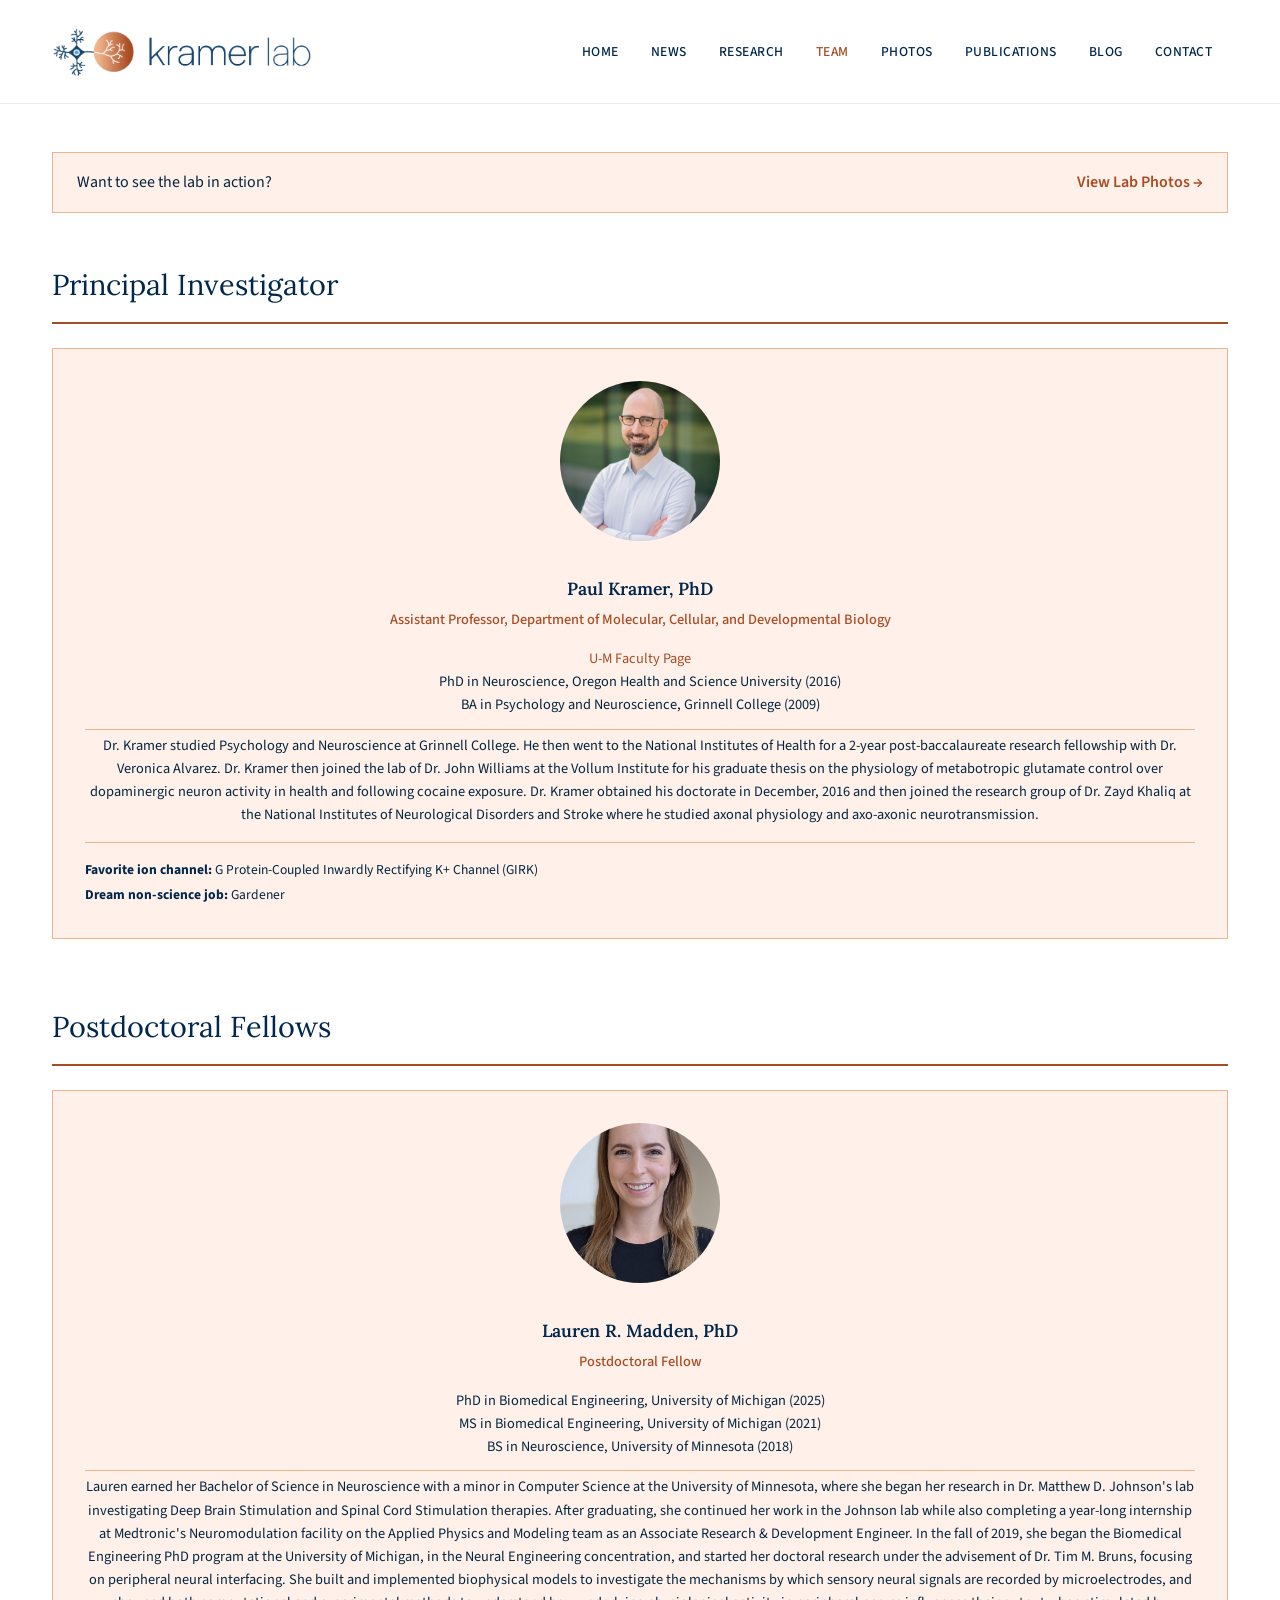
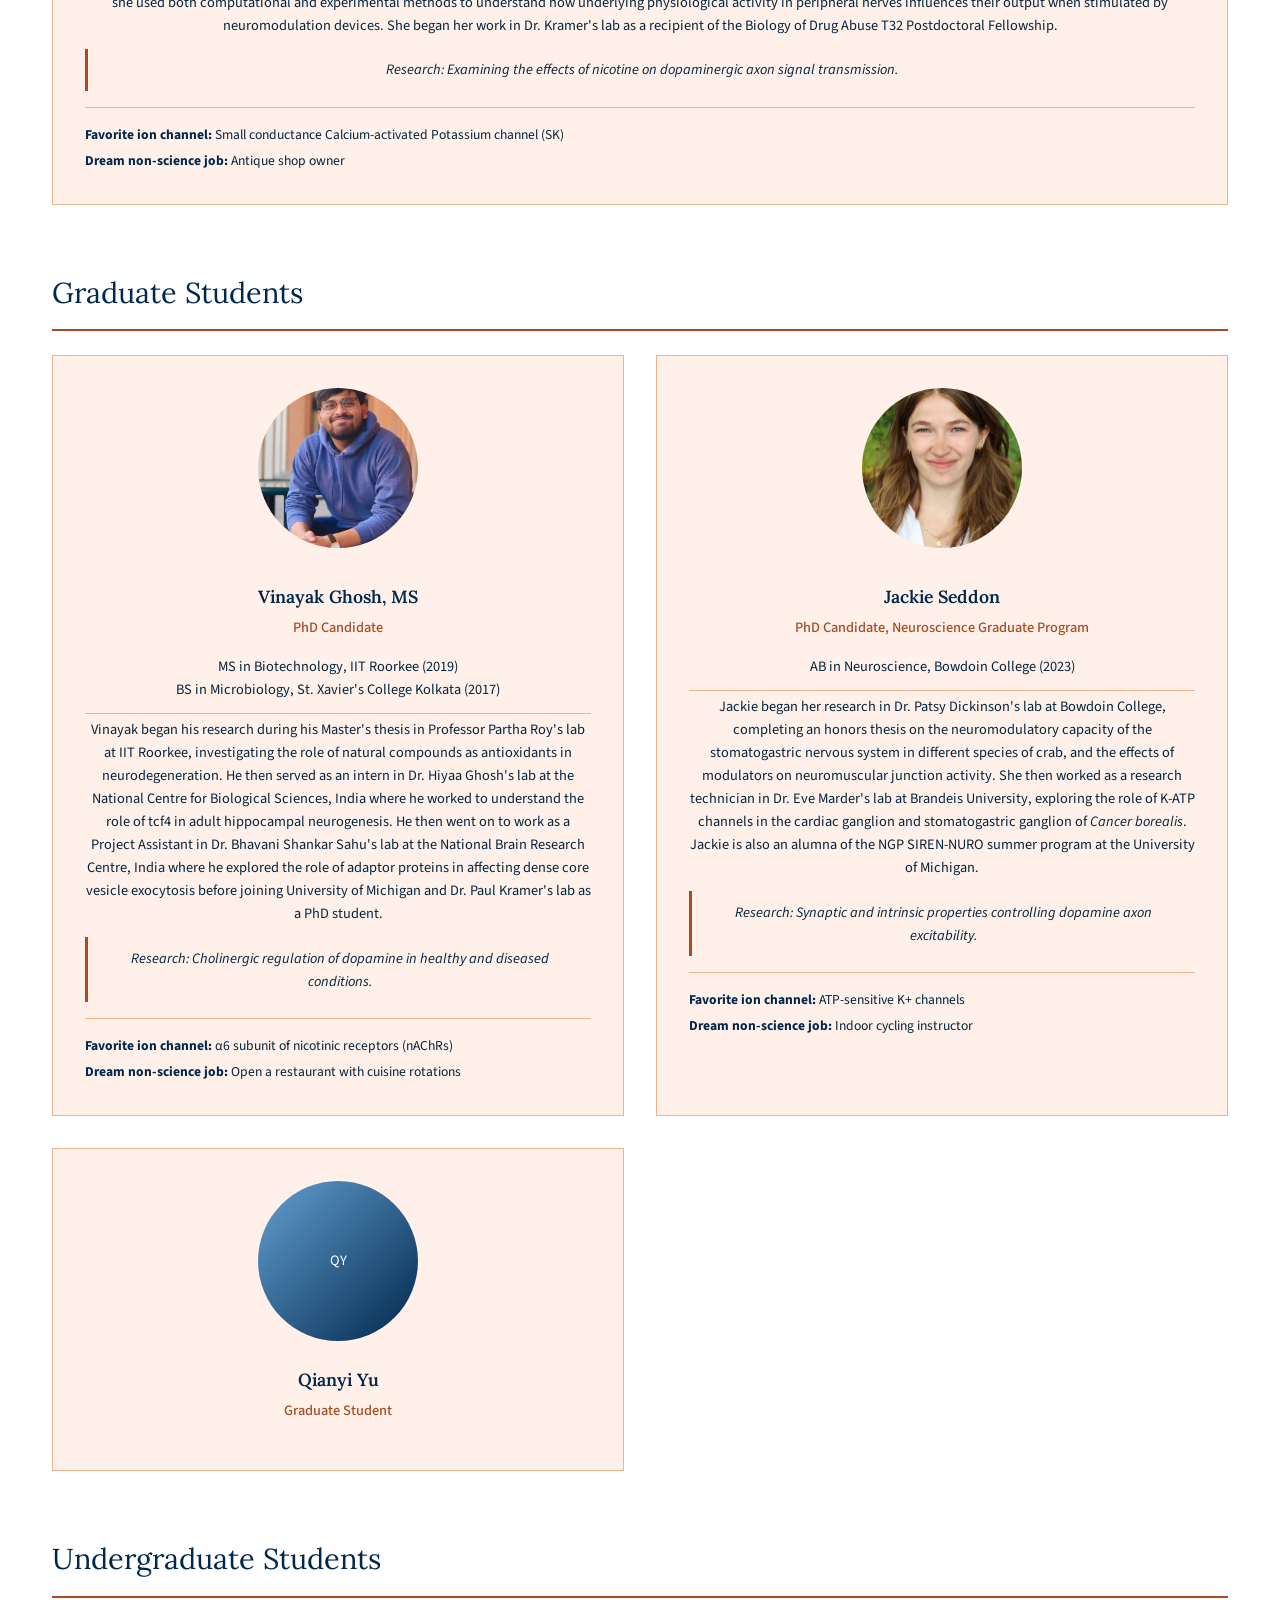
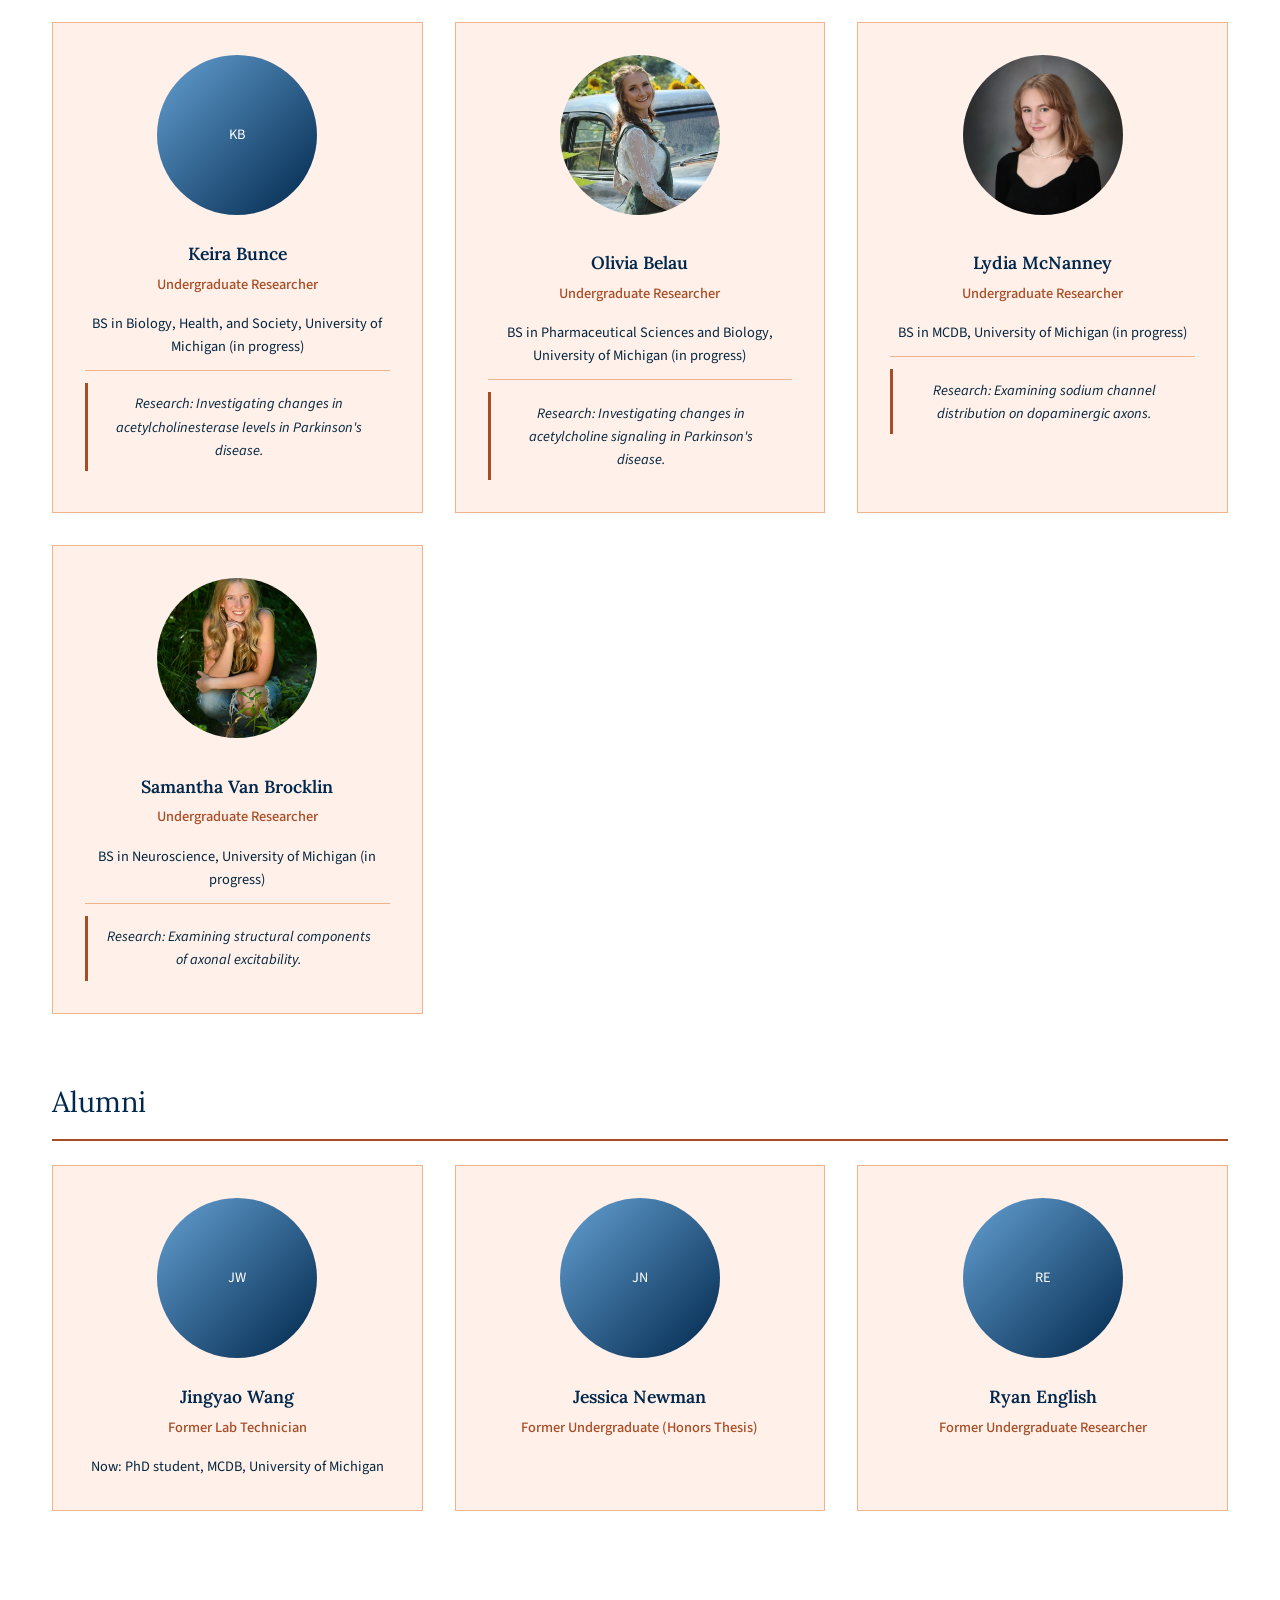
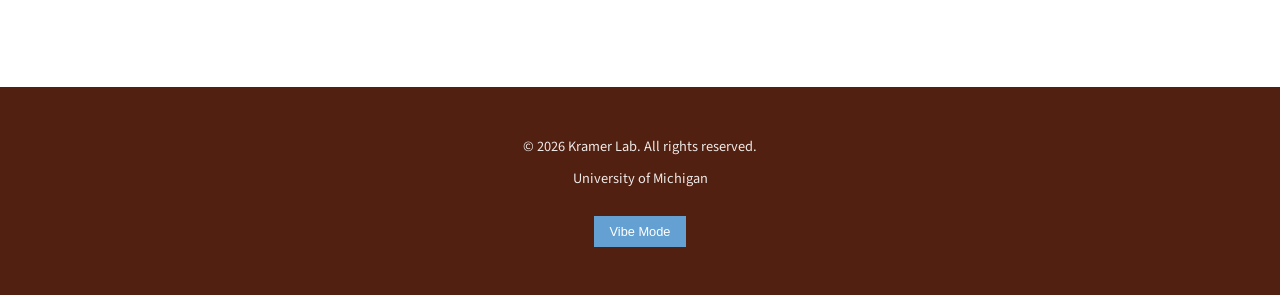
<file: team.html>
<!DOCTYPE html>
<html lang="en">
<head>
    <meta charset="UTF-8">
    <meta name="viewport" content="width=device-width, initial-scale=1.0">
    <title>Team - Kramer Lab</title>
    <link rel="stylesheet" href="css/style.css">
    <!-- Google tag (gtag.js) -->
    <script async src="https://www.googletagmanager.com/gtag/js?id=G-RKL0N520BY"></script>
    <script>
      window.dataLayer = window.dataLayer || [];
      function gtag(){dataLayer.push(arguments);}
      gtag("js", new Date());
      gtag("config", "G-RKL0N520BY");
    </script>
</head>
<body>
    <a href="#main-content" class="skip-link">Skip to main content</a>
    <header>
        <nav aria-label="Site navigation">
            <div class="logo">
                <a href="index.html"><img src="images/logo.png" alt="Kramer Lab"></a>
            </div>
            <ul class="nav-links">
                <li><a href="index.html">Home</a></li>
                <li><a href="news.html">News</a></li>
                <li><a href="research.html">Research</a></li>
                <li><a href="team.html" class="active" aria-current="page">Team</a></li>
                <li><a href="photos.html">Photos</a></li>
                <li><a href="publications.html">Publications</a></li>
                <li><a href="https://kramerlab.substack.com/" target="_blank" rel="noopener">Blog</a></li>
                <li><a href="contact.html">Contact</a></li>
            </ul>
            <button class="nav-toggle" aria-label="Open navigation" aria-expanded="false"><span></span><span></span><span></span></button>
        </nav>
    </header>

    <main id="main-content">
        <div class="photos-callout">
            <p>Want to see the lab in action?</p>
            <a href="photos.html">View Lab Photos &rarr;</a>
        </div>

        <section>
            <h2>Principal Investigator</h2>
            <div class="team-grid">
                <div class="team-member">
                    <img class="photo" src="images/paul-kramer.jpg" alt="Paul Kramer">
                    <h3>Paul Kramer, PhD</h3>
                    <p class="role">Assistant Professor, Department of Molecular, Cellular, and Developmental Biology</p>
                    <p><a href="https://lsa.umich.edu/mcdb/people/faculty/pfkramer.html" target="_blank" rel="noopener noreferrer">U-M Faculty Page<span class="sr-only"> (opens in new tab)</span></a></p>
                    <p class="team-training">PhD in Neuroscience, Oregon Health and Science University (2016)<br>
                    BA in Psychology and Neuroscience, Grinnell College (2009)</p>
                    <p>Dr. Kramer studied Psychology and Neuroscience at Grinnell College. He then went to the National Institutes of Health for a 2-year post-baccalaureate research fellowship with Dr. Veronica Alvarez. Dr. Kramer then joined the lab of Dr. John Williams at the Vollum Institute for his graduate thesis on the physiology of metabotropic glutamate control over dopaminergic neuron activity in health and following cocaine exposure. Dr. Kramer obtained his doctorate in December, 2016 and then joined the research group of Dr. Zayd Khaliq at the National Institutes of Neurological Disorders and Stroke where he studied axonal physiology and axo-axonic neurotransmission.</p>
                    <div class="fun-facts">
                        <p><strong>Favorite ion channel:</strong> G Protein-Coupled Inwardly Rectifying K+ Channel (GIRK)</p>
                        <p><strong>Dream non-science job:</strong> Gardener</p>
                    </div>
                </div>
            </div>
        </section>

        <section>
            <h2>Postdoctoral Fellows</h2>
            <div class="team-grid">
                <div class="team-member">
                    <img class="photo" src="images/team_madden.jpg" alt="Lauren Madden">
                    <h3>Lauren R. Madden, PhD</h3>
                    <p class="role">Postdoctoral Fellow</p>
                    <p class="team-training">PhD in Biomedical Engineering, University of Michigan (2025)<br>
                    MS in Biomedical Engineering, University of Michigan (2021)<br>
                    BS in Neuroscience, University of Minnesota (2018)</p>
                    <p>Lauren earned her Bachelor of Science in Neuroscience with a minor in Computer Science at the University of Minnesota, where she began her research in Dr. Matthew D. Johnson's lab investigating Deep Brain Stimulation and Spinal Cord Stimulation therapies. After graduating, she continued her work in the Johnson lab while also completing a year-long internship at Medtronic's Neuromodulation facility on the Applied Physics and Modeling team as an Associate Research &amp; Development Engineer. In the fall of 2019, she began the Biomedical Engineering PhD program at the University of Michigan, in the Neural Engineering concentration, and started her doctoral research under the advisement of Dr. Tim M. Bruns, focusing on peripheral neural interfacing. She built and implemented biophysical models to investigate the mechanisms by which sensory neural signals are recorded by microelectrodes, and she used both computational and experimental methods to understand how underlying physiological activity in peripheral nerves influences their output when stimulated by neuromodulation devices. She began her work in Dr. Kramer's lab as a recipient of the Biology of Drug Abuse T32 Postdoctoral Fellowship.</p>
                    <p class="team-research">Research: Examining the effects of nicotine on dopaminergic axon signal transmission.</p>
                    <div class="fun-facts">
                        <p><strong>Favorite ion channel:</strong> Small conductance Calcium-activated Potassium channel (SK)</p>
                        <p><strong>Dream non-science job:</strong> Antique shop owner</p>
                    </div>
                </div>
            </div>
        </section>

        <section>
            <h2>Graduate Students</h2>
            <div class="team-grid" style="grid-template-columns: repeat(2, 1fr);">
                <div class="team-member">
                    <img class="photo" src="images/VinayakGhosh.jpg" alt="Vinayak Ghosh">
                    <h3>Vinayak Ghosh, MS</h3>
                    <p class="role">PhD Candidate</p>
                    <p class="team-training">MS in Biotechnology, IIT Roorkee (2019)<br>
                    BS in Microbiology, St. Xavier's College Kolkata (2017)</p>
                    <p>Vinayak began his research during his Master's thesis in Professor Partha Roy's lab at IIT Roorkee, investigating the role of natural compounds as antioxidants in neurodegeneration. He then served as an intern in Dr. Hiyaa Ghosh's lab at the National Centre for Biological Sciences, India where he worked to understand the role of tcf4 in adult hippocampal neurogenesis. He then went on to work as a Project Assistant in Dr. Bhavani Shankar Sahu's lab at the National Brain Research Centre, India where he explored the role of adaptor proteins in affecting dense core vesicle exocytosis before joining University of Michigan and Dr. Paul Kramer's lab as a PhD student.</p>
                    <p class="team-research">Research: Cholinergic regulation of dopamine in healthy and diseased conditions.</p>
                    <div class="fun-facts">
                        <p><strong>Favorite ion channel:</strong> α6 subunit of nicotinic receptors (nAChRs)</p>
                        <p><strong>Dream non-science job:</strong> Open a restaurant with cuisine rotations</p>
                    </div>
                </div>
                <div class="team-member">
                    <img class="photo" src="images/team_seddon.jpg" alt="Jackie Seddon">
                    <h3>Jackie Seddon</h3>
                    <p class="role">PhD Candidate, Neuroscience Graduate Program</p>
                    <p class="team-training">AB in Neuroscience, Bowdoin College (2023)</p>
                    <p>Jackie began her research in Dr. Patsy Dickinson's lab at Bowdoin College, completing an honors thesis on the neuromodulatory capacity of the stomatogastric nervous system in different species of crab, and the effects of modulators on neuromuscular junction activity. She then worked as a research technician in Dr. Eve Marder's lab at Brandeis University, exploring the role of K-ATP channels in the cardiac ganglion and stomatogastric ganglion of <em>Cancer borealis</em>. Jackie is also an alumna of the NGP SIREN-NURO summer program at the University of Michigan.</p>
                    <p class="team-research">Research: Synaptic and intrinsic properties controlling dopamine axon excitability.</p>
                    <div class="fun-facts">
                        <p><strong>Favorite ion channel:</strong> ATP-sensitive K+ channels</p>
                        <p><strong>Dream non-science job:</strong> Indoor cycling instructor</p>
                    </div>
                </div>
                <div class="team-member">
                    <div class="photo">QY</div>
                    <h3>Qianyi Yu</h3>
                    <p class="role">Graduate Student</p>
                </div>
            </div>
        </section>

        <section>
            <h2>Undergraduate Students</h2>
            <div class="team-grid">
                <div class="team-member">
                    <!-- Photo needed: save from Google Sites and update src below -->
                    <div class="photo">KB</div>
                    <h3>Keira Bunce</h3>
                    <p class="role">Undergraduate Researcher</p>
                    <p class="team-training">BS in Biology, Health, and Society, University of Michigan (in progress)</p>
                    <p class="team-research">Research: Investigating changes in acetylcholinesterase levels in Parkinson's disease.</p>
                </div>
                <div class="team-member">
                    <img class="photo" src="images/oliviabelau.jpg" alt="Olivia Belau">
                    <h3>Olivia Belau</h3>
                    <p class="role">Undergraduate Researcher</p>
                    <p class="team-training">BS in Pharmaceutical Sciences and Biology, University of Michigan (in progress)</p>
                    <p class="team-research">Research: Investigating changes in acetylcholine signaling in Parkinson's disease.</p>
                </div>
                <div class="team-member">
                    <img class="photo" src="images/Lydia.png" alt="Lydia McNanney">
                    <h3>Lydia McNanney</h3>
                    <p class="role">Undergraduate Researcher</p>
                    <p class="team-training">BS in MCDB, University of Michigan (in progress)</p>
                    <p class="team-research">Research: Examining sodium channel distribution on dopaminergic axons.</p>
                </div>
                <div class="team-member">
                    <img class="photo" src="images/Sam VanB.jpeg" alt="Samantha Van Brocklin">
                    <h3>Samantha Van Brocklin</h3>
                    <p class="role">Undergraduate Researcher</p>
                    <p class="team-training">BS in Neuroscience, University of Michigan (in progress)</p>
                    <p class="team-research">Research: Examining structural components of axonal excitability.</p>
                </div>
            </div>
        </section>

        <section>
            <h2>Alumni</h2>
            <div class="team-grid">
                <div class="team-member">
                    <div class="photo">JW</div>
                    <h3>Jingyao Wang</h3>
                    <p class="role">Former Lab Technician</p>
                    <p>Now: PhD student, MCDB, University of Michigan</p>
                </div>
                <div class="team-member">
                    <div class="photo">JN</div>
                    <h3>Jessica Newman</h3>
                    <p class="role">Former Undergraduate (Honors Thesis)</p>
                </div>
                <div class="team-member">
                    <div class="photo">RE</div>
                    <h3>Ryan English</h3>
                    <p class="role">Former Undergraduate Researcher</p>
                </div>
            </div>
        </section>
    </main>

    <footer>
        <p>&copy; 2026 Kramer Lab. All rights reserved.</p>
        <p>University of Michigan</p>
        <button class="vibe-toggle" onclick="toggleVibeMode()">Vibe Mode</button>
    </footer>

    <script>
        function toggleVibeMode() {
            document.body.classList.toggle('vibe-mode');
            localStorage.setItem('vibeMode', document.body.classList.contains('vibe-mode'));
        }
        if (localStorage.getItem('vibeMode') === 'true') {
            document.body.classList.add('vibe-mode');
        }
    </script>
    <script src="js/nav.js"></script>
</body>
</html>
</file>
<file: css/style.css>
@import url('https://fonts.googleapis.com/css2?family=Lora:ital,wght@0,400;0,600;1,400&family=Source+Sans+3:wght@300;400;500;600&display=swap');

/* CSS Variables - Kramer Lab Brand Palette */
:root {
    /* Primary Colors */
    --primary-blue: #00274C;    /* UM Blue (updated from original #15436C) */
    --light-blue: #64A0D2;
    --rust: #A84C24;
    --peach: #F0B48C;

    /* Font Color */
    --text-color: #04263F;

    /* Secondary/Background Colors */
    --light-blue-bg: #DAEAF2;
    --light-gray: #EAEAEA;
    --light-peach-bg: #FFF0E9;
    --dark-brown: #512010;

    /* Mapped for use */
    --primary-color: #00274C;
    --accent-color: #A84C24;
    --text-light: #04263F;
    --light-bg: #FFF0E9;
    --white: #ffffff;
    --border-color: #EAEAEA;
}

/* Accessibility */
.skip-link {
    position: absolute;
    top: -100%;
    left: 0;
    background: var(--primary-color);
    color: var(--white);
    padding: 0.75rem 1.5rem;
    font-size: 0.9rem;
    font-weight: 600;
    z-index: 9999;
    text-decoration: none;
}

.skip-link:focus {
    top: 0;
}

.sr-only {
    position: absolute;
    width: 1px;
    height: 1px;
    padding: 0;
    margin: -1px;
    overflow: hidden;
    clip: rect(0, 0, 0, 0);
    white-space: nowrap;
    border: 0;
}

:focus-visible {
    outline: 3px solid var(--accent-color);
    outline-offset: 3px;
}

/* Reset and Base Styles */
* {
    margin: 0;
    padding: 0;
    box-sizing: border-box;
}

body {
    font-family: 'Source Sans 3', 'Helvetica Neue', Arial, sans-serif;
    line-height: 1.7;
    color: var(--text-color);
    background: var(--white);
}

h1, h2, h3, h4, h5, h6 {
    font-family: 'Lora', Georgia, serif;
}

a {
    text-decoration: none;
    color: var(--accent-color);
    transition: color 0.3s ease;
}

a:hover {
    color: var(--primary-blue);
}

/* Header and Navigation */
header {
    background-color: var(--white);
    padding: 0;
    position: sticky;
    top: 0;
    z-index: 100;
    border-bottom: 1px solid var(--border-color);
}

nav {
    max-width: 1240px;
    margin: 0 auto;
    display: flex;
    justify-content: space-between;
    align-items: center;
    padding: 1rem 2rem;
}

.logo a {
    display: flex;
    align-items: center;
}

.logo img {
    height: 50px;
    width: auto;
}

.nav-links {
    list-style: none;
    display: flex;
    gap: 0;
}

.nav-links li {
    position: relative;
}

.nav-links a {
    color: var(--primary-color);
    font-size: 0.85rem;
    font-weight: 500;
    text-transform: uppercase;
    letter-spacing: 0.5px;
    padding: 1.5rem 1rem;
    display: block;
    transition: color 0.3s ease;
}

.nav-links a:hover,
.nav-links a.active {
    color: var(--accent-color);
}

/* Main Content */
main {
    max-width: 1240px;
    margin: 0 auto;
    padding: 3rem 2rem;
}

/* Hero Section */
.hero {
    text-align: center;
    padding: 4rem 2rem;
    background: linear-gradient(160deg, #001224 0%, var(--primary-blue) 100%);
    color: var(--white);
    margin: -3rem -2rem 3rem -2rem;
    position: relative;
}

.hero h1 {
    font-size: 2.8rem;
    font-weight: 400;
    margin-bottom: 0.5rem;
    letter-spacing: 1px;
}

.tagline {
    font-size: 1.2rem;
    font-weight: 300;
    opacity: 0.9;
}

/* Sections */
section {
    margin-bottom: 4rem;
}

section h2 {
    color: var(--primary-color);
    font-size: 1.8rem;
    font-weight: 400;
    margin-bottom: 1.5rem;
    padding-bottom: 0.75rem;
    border-bottom: 2px solid var(--accent-color);
}

/* Intro Section */
.intro {
    text-align: center;
    max-width: 900px;
    margin: 0 auto 4rem;
}

.intro h2 {
    border-bottom: none;
    padding-bottom: 0;
}

.intro p {
    font-size: 1.15rem;
    line-height: 1.8;
    color: var(--text-light);
}

/* Highlight Cards - Feature boxes */
.highlight-grid {
    display: grid;
    grid-template-columns: repeat(auto-fit, minmax(280px, 1fr));
    gap: 2rem;
}

.highlight-card {
    background: var(--light-peach-bg);
    padding: 2rem;
    border: 1px solid var(--peach);
    text-align: center;
    transition: box-shadow 0.3s ease, transform 0.3s ease;
}

.highlight-card:hover {
    box-shadow: 0 10px 40px rgba(0,0,0,0.1);
    transform: translateY(-5px);
}

.highlight-card h3 {
    color: var(--accent-color);
    font-size: 1.1rem;
    font-weight: 600;
    text-transform: uppercase;
    letter-spacing: 0.5px;
    margin-bottom: 1rem;
}

.highlight-card p {
    color: var(--text-light);
    font-size: 0.95rem;
}

/* Research Row - Alternating Image Layout */
.research-row {
    display: flex;
    align-items: center;
    gap: 2rem;
    margin-bottom: 2rem;
    background: var(--white);
    border: 1px solid var(--border-color);
    overflow: hidden;
    transition: box-shadow 0.3s ease;
}

.research-row:hover {
    box-shadow: 0 10px 40px rgba(0,0,0,0.1);
}

.research-row:last-child {
    margin-bottom: 0;
}

.research-image {
    flex: 0 0 450px;
    height: 300px;
    display: flex;
    align-items: center;
    justify-content: center;
    overflow: hidden;
}

.research-image img {
    width: 100%;
    height: 100%;
    object-fit: contain;
    background: var(--light-bg);
}

.research-image.placeholder {
    background: var(--light-bg);
    color: var(--text-light);
    font-size: 0.9rem;
    font-style: italic;
}

.research-content {
    flex: 1;
    padding: 2rem;
}

.research-content h3 {
    color: var(--accent-color);
    font-size: 1.1rem;
    font-weight: 600;
    text-transform: uppercase;
    letter-spacing: 0.5px;
    margin-bottom: 1rem;
}

.research-content p {
    color: var(--text-light);
    font-size: 0.95rem;
    line-height: 1.7;
}

/* Image positioning */
.research-row.image-left {
    flex-direction: row;
}

.research-row.image-right {
    flex-direction: row;
}

.research-row.image-left .research-image {
    border-right: 1px solid var(--border-color);
}

.research-row.image-right .research-image {
    border-left: 1px solid var(--border-color);
}

/* News Section */
.news-item {
    padding: 1.5rem 0;
    border-bottom: 1px solid var(--border-color);
}

.news-item:last-child {
    border-bottom: none;
}

.news-item .date {
    color: var(--accent-color);
    font-size: 0.85rem;
    font-weight: 500;
    display: inline;
    margin-bottom: 0.5rem;
}

.news-tag {
    display: inline-block;
    font-size: 0.75rem;
    font-weight: 600;
    text-transform: uppercase;
    letter-spacing: 0.5px;
    color: var(--primary-color);
    background: var(--light-peach-bg);
    border: 1px solid var(--peach);
    padding: 0.1rem 0.5rem;
    margin-left: 0.75rem;
    vertical-align: middle;
}

.news-item p {
    margin-top: 0.5rem;
}

/* Team Page */
.team-grid {
    display: grid;
    grid-template-columns: repeat(auto-fit, minmax(280px, 1fr));
    gap: 2rem;
}

.team-member {
    text-align: center;
    padding: 2rem;
    background: var(--light-peach-bg);
    border: 1px solid var(--peach);
    transition: box-shadow 0.3s ease;
}

.team-member:hover {
    box-shadow: 0 10px 40px rgba(0,0,0,0.08);
}

.team-member .photo {
    width: 160px;
    height: 160px;
    border-radius: 50%;
    background: linear-gradient(135deg, var(--light-blue), var(--primary-blue));
    margin: 0 auto 1.5rem;
    color: var(--white);
    font-size: 0.9rem;
    object-fit: cover;
}

.team-member div.photo {
    display: flex;
    align-items: center;
    justify-content: center;
}

.team-member h3 {
    color: var(--primary-color);
    font-size: 1.1rem;
    font-weight: 600;
    margin-bottom: 0.25rem;
}

.team-member .role {
    color: var(--accent-color);
    font-size: 0.9rem;
    font-style: normal;
    font-weight: 500;
    margin-bottom: 1rem;
}

.team-member p {
    font-size: 0.9rem;
    color: var(--text-light);
    line-height: 1.6;
}

.team-member .team-training {
    padding-bottom: 0.75rem;
    margin-bottom: 0.25rem;
    border-bottom: 1px solid var(--peach);
}

.team-member .team-research {
    margin-top: 0.75rem;
    padding: 0.6rem 0.9rem;
    background: var(--light-cream);
    border-left: 3px solid var(--accent-color);
    border-radius: 0 4px 4px 0;
    font-style: italic;
    color: var(--text-color) !important;
}

.team-member .fun-facts {
    margin-top: 1rem;
    padding-top: 1rem;
    border-top: 1px solid var(--peach);
    text-align: left;
}

.team-member .fun-facts p {
    font-size: 0.85rem;
    color: var(--text-light);
    margin-bottom: 0.25rem;
}

.team-member .fun-facts p:last-child {
    margin-bottom: 0;
}

.team-member .fun-facts strong {
    color: var(--primary-color);
}

/* Publications */
.publication {
    padding: 1.5rem 0;
    border-bottom: 1px solid var(--border-color);
}

.publication:last-child {
    border-bottom: none;
}

.publication h3 {
    color: var(--primary-color);
    font-size: 1rem;
    font-weight: 600;
    margin-bottom: 0.5rem;
}

.publication h3:hover {
    color: var(--accent-color);
}

.publication .authors {
    color: var(--text-light);
    font-size: 0.9rem;
    margin-bottom: 0.25rem;
}

.publication .journal {
    font-style: italic;
    color: var(--text-light);
    font-size: 0.9rem;
}

/* Research Page */
.research-area {
    margin-bottom: 2rem;
    padding: 2rem;
    background: var(--light-bg);
    border-left: 4px solid var(--accent-color);
}

.research-area h3 {
    color: var(--primary-color);
    font-size: 1.2rem;
    font-weight: 600;
    margin-bottom: 1rem;
}

.research-area p {
    color: var(--text-light);
    line-height: 1.8;
}

/* Blog */
.blog-post {
    margin-bottom: 2rem;
    padding: 2rem;
    background: var(--light-peach-bg);
    border: 1px solid var(--peach);
    transition: box-shadow 0.3s ease;
}

.blog-post:hover {
    box-shadow: 0 5px 20px rgba(0,0,0,0.08);
}

.blog-post h3 {
    color: var(--primary-color);
    font-size: 1.2rem;
    font-weight: 600;
    margin-bottom: 0.5rem;
}

.blog-post h3:hover {
    color: var(--accent-color);
}

.blog-post .meta {
    color: var(--accent-color);
    font-size: 0.85rem;
    font-weight: 500;
    margin-bottom: 1rem;
}

.blog-post p {
    color: var(--text-light);
}

/* Contact Page */
.contact-info {
    display: grid;
    grid-template-columns: repeat(auto-fit, minmax(300px, 1fr));
    gap: 2rem;
}

.contact-card {
    padding: 2rem;
    background: var(--light-bg);
    border-left: 4px solid var(--accent-color);
}

.contact-card h3 {
    color: var(--primary-color);
    font-size: 1.1rem;
    font-weight: 600;
    margin-bottom: 1rem;
}

.contact-card p {
    color: var(--text-light);
    line-height: 1.8;
}

.contact-form {
    max-width: 600px;
}

.form-group {
    margin-bottom: 1.5rem;
}

.form-group label {
    display: block;
    margin-bottom: 0.5rem;
    font-weight: 500;
    color: var(--primary-color);
    font-size: 0.9rem;
}

.form-group input,
.form-group textarea {
    width: 100%;
    padding: 0.875rem;
    border: 1px solid var(--border-color);
    font-size: 1rem;
    font-family: inherit;
    transition: border-color 0.3s ease;
}

.form-group input:focus,
.form-group textarea:focus {
    outline: none;
    border-color: var(--accent-color);
}

.form-group textarea {
    min-height: 150px;
    resize: vertical;
}

.btn {
    background: var(--accent-color);
    color: var(--white);
    padding: 0.875rem 2.5rem;
    border: none;
    font-size: 0.9rem;
    font-weight: 500;
    text-transform: uppercase;
    letter-spacing: 0.5px;
    cursor: pointer;
    transition: background 0.3s ease;
}

.btn:hover {
    background: var(--dark-brown);
}

/* Footer */
footer {
    background: var(--dark-brown);
    color: var(--white);
    text-align: center;
    padding: 3rem 2rem;
    margin-top: 4rem;
}

footer p {
    margin-bottom: 0.5rem;
    font-size: 0.9rem;
    opacity: 0.9;
}

footer a {
    color: var(--white);
}

footer a:hover {
    color: var(--accent-color);
}

/* Hamburger button (hidden on desktop) */
.nav-toggle {
    display: none;
    flex-direction: column;
    justify-content: space-between;
    width: 28px;
    height: 20px;
    background: none;
    border: none;
    cursor: pointer;
    padding: 0;
}

.nav-toggle span {
    display: block;
    width: 100%;
    height: 2px;
    background: var(--primary-color);
    border-radius: 2px;
    transition: transform 0.3s ease, opacity 0.3s ease;
}

.nav-toggle.open span:nth-child(1) {
    transform: translateY(9px) rotate(45deg);
}

.nav-toggle.open span:nth-child(2) {
    opacity: 0;
}

.nav-toggle.open span:nth-child(3) {
    transform: translateY(-9px) rotate(-45deg);
}

/* Responsive Design */
@media (max-width: 768px) {
    .nav-toggle {
        display: flex;
    }

    .nav-links {
        display: none;
        position: absolute;
        top: 100%;
        left: 0;
        right: 0;
        background: var(--white);
        border-bottom: 1px solid var(--border-color);
        flex-direction: column;
        padding: 0.5rem 0;
        z-index: 100;
    }

    .nav-links.nav-open {
        display: flex;
    }

    .nav-links li {
        width: 100%;
    }

    .nav-links a {
        padding: 0.85rem 1.5rem;
        font-size: 0.95rem;
    }

    header {
        position: relative;
    }

    nav {
        padding: 1rem;
    }

    .hero {
        padding: 3rem 1rem;
        margin: -3rem -1rem 2rem -1rem;
    }

    .hero h1 {
        font-size: 2rem;
    }

    .tagline {
        font-size: 1rem;
    }

    main {
        padding: 2rem 1rem;
    }

    section h2 {
        font-size: 1.4rem;
    }

    .highlight-grid,
    .team-grid {
        grid-template-columns: 1fr;
    }

    .research-row {
        flex-direction: column !important;
    }

    .research-image {
        flex: none;
        width: 100%;
        height: 270px;
    }

    .research-row.image-left .research-image,
    .research-row.image-right .research-image {
        border-right: none;
        border-left: none;
        border-bottom: 1px solid var(--border-color);
    }

    .research-content {
        padding: 1.5rem;
    }
}

/* Lab Group Photos — 3-column grid */
.lab-group-grid {
    display: grid;
    grid-template-columns: repeat(3, 1fr);
    gap: 1.5rem;
}

.lab-group-item img {
    width: 100%;
    height: auto;
    border-radius: 6px;
    display: block;
}

.lab-group-item .photo-entry-date {
    text-align: center;
    margin-top: 0.5rem;
}

@media (max-width: 768px) {
    .lab-group-grid {
        grid-template-columns: 1fr;
    }
}

/* Lab Photos */
.photo-entry {
    margin-bottom: 3rem;
    padding-bottom: 3rem;
    border-bottom: 1px solid var(--border-color);
}

.photo-entry:last-child {
    border-bottom: none;
}

.photo-entry-date {
    color: var(--accent-color);
    font-size: 1rem;
    font-weight: 600;
    text-transform: uppercase;
    letter-spacing: 0.5px;
    margin-bottom: 0.25rem;
    font-family: 'Source Sans 3', 'Helvetica Neue', Arial, sans-serif;
}

.photo-entry-desc {
    color: var(--primary-color);
    font-size: 1.2rem;
    font-family: 'Lora', Georgia, serif;
    margin-bottom: 1.25rem;
}

.photo-row {
    display: flex;
    flex-wrap: wrap;
    gap: 0.75rem;
}

.photo-row img {
    height: 220px;
    width: auto;
    object-fit: cover;
    display: block;
}

@media (max-width: 768px) {
    .photo-row img {
        height: 160px;
    }
}

/* Lab Life — varied square photo grid */
.lab-life-section .photo-row {
    display: grid;
    grid-template-columns: repeat(12, 1fr);
    gap: 1rem;
    align-items: start;
}

.lab-life-section .photo-row img {
    width: 100%;
    height: auto;
    border-radius: 6px;
    display: block;
}

/* Single photo: larger, left-aligned */
.lab-life-section .photo-row img:only-child {
    grid-column: 1 / span 9;
}

/* Multi-photo varying sizes — cycles every 6 */
.lab-life-section .photo-row img:nth-child(6n+1):not(:only-child) { grid-column: span 7; }
.lab-life-section .photo-row img:nth-child(6n+2) { grid-column: span 5; }
.lab-life-section .photo-row img:nth-child(6n+3) { grid-column: span 4; }
.lab-life-section .photo-row img:nth-child(6n+4) { grid-column: span 8; }
.lab-life-section .photo-row img:nth-child(6n+5) { grid-column: span 5; }
.lab-life-section .photo-row img:nth-child(6n+6) { grid-column: span 7; }

@media (max-width: 768px) {
    .lab-life-section .photo-row {
        grid-template-columns: repeat(2, 1fr);
    }

    .lab-life-section .photo-row img,
    .lab-life-section .photo-row img:only-child,
    .lab-life-section .photo-row img:nth-child(6n+1):not(:only-child),
    .lab-life-section .photo-row img:nth-child(6n+2),
    .lab-life-section .photo-row img:nth-child(6n+3),
    .lab-life-section .photo-row img:nth-child(6n+4),
    .lab-life-section .photo-row img:nth-child(6n+5),
    .lab-life-section .photo-row img:nth-child(6n+6) {
        grid-column: span 1;
    }
}

/* Team page — lab photos callout */
.photos-callout {
    background: var(--light-peach-bg);
    border: 1px solid var(--peach);
    padding: 1rem 1.5rem;
    margin-bottom: 3rem;
    display: flex;
    align-items: center;
    justify-content: space-between;
    gap: 1rem;
}

.photos-callout p {
    margin: 0;
    color: var(--text-color);
}

.photos-callout a {
    white-space: nowrap;
    font-weight: 600;
    color: var(--accent-color);
}

.photos-callout a:hover {
    color: var(--primary-color);
}

/* Publications — dynamic ORCID */
.pub-loading {
    color: var(--text-light);
    font-style: italic;
    padding: 2rem 0;
}

.pub-type {
    display: inline-block;
    font-size: 0.75rem;
    font-weight: 600;
    text-transform: uppercase;
    letter-spacing: 0.5px;
    color: var(--white);
    background: var(--accent-color);
    padding: 0.15rem 0.5rem;
    vertical-align: middle;
    margin-left: 0.5rem;
    font-style: normal;
}

.publication h3 a {
    color: inherit;
    text-decoration: none;
}

.publication h3 a:hover {
    color: var(--accent-color);
}

.pub-pdf a {
    font-size: 0.85rem;
    font-weight: 500;
    color: var(--accent-color);
}

.pub-pdf a:hover {
    color: var(--primary-color);
}

/* Utility classes */
.text-center {
    text-align: center;
}

.mt-2 {
    margin-top: 2rem;
}

.mb-2 {
    margin-bottom: 2rem;
}

/* ============================================
   VIBE MODE - 90s Retro Style
   ============================================ */

.vibe-mode {
    font-family: 'Comic Sans MS', 'Courier New', monospace !important;
    background: #000080 !important;
    cursor: url('data:image/svg+xml,<svg xmlns="http://www.w3.org/2000/svg" width="32" height="32"><text y="24" font-size="24">👆</text></svg>'), auto;
}

.vibe-mode * {
    font-family: 'Comic Sans MS', 'Courier New', monospace !important;
    border-radius: 0 !important;
}

.vibe-mode header {
    background: linear-gradient(90deg, #ff00ff, #00ffff, #ffff00, #ff00ff) !important;
    border-bottom: 4px dashed #000 !important;
    animation: rainbow-bg 2s linear infinite;
}

@keyframes rainbow-bg {
    0% { background-position: 0% 50%; }
    100% { background-position: 200% 50%; }
}

.vibe-mode header {
    background-size: 200% 100%;
}

.vibe-mode .logo img {
    image-rendering: pixelated;
    filter: contrast(1.2) saturate(1.5);
}

.vibe-mode .nav-links a {
    color: #000 !important;
    text-shadow: 2px 2px #ff00ff;
    font-weight: bold !important;
}

.vibe-mode .nav-links a:hover,
.vibe-mode .nav-links a.active {
    color: #ff0000 !important;
    background: #ffff00 !important;
}

.vibe-mode main {
    background: repeating-linear-gradient(
        0deg,
        #000080 0px,
        #000080 2px,
        #0000aa 2px,
        #0000aa 4px
    ) !important;
    color: #00ff00 !important;
}

.vibe-mode .hero {
    background: linear-gradient(45deg, #ff00ff, #00ffff) !important;
    border: 4px solid #ffff00 !important;
    box-shadow: 8px 8px 0 #ff0000;
}

.vibe-mode .hero h1 {
    color: #ffff00 !important;
    text-shadow: 4px 4px #ff0000, -2px -2px #00ffff;
    font-weight: bold !important;
    animation: blink 1s step-end infinite;
}

@keyframes blink {
    50% { opacity: 0.7; }
}

.vibe-mode .tagline {
    color: #00ff00 !important;
    text-shadow: 2px 2px #000;
}

.vibe-mode section h2 {
    color: #ff00ff !important;
    text-shadow: 3px 3px #00ffff;
    border-bottom: 4px dashed #ffff00 !important;
    text-transform: uppercase;
}

.vibe-mode p,
.vibe-mode .intro p,
.vibe-mode .research-area p,
.vibe-mode .team-member p,
.vibe-mode .publication .authors,
.vibe-mode .publication .journal {
    color: #00ff00 !important;
}

.vibe-mode .highlight-card,
.vibe-mode .team-member,
.vibe-mode .blog-post,
.vibe-mode .contact-card,
.vibe-mode .research-area,
.vibe-mode .research-row {
    background: #000080 !important;
    border: 3px solid #00ffff !important;
    box-shadow: 5px 5px 0 #ff00ff;
}

.vibe-mode .research-image.placeholder {
    background: #000066 !important;
    color: #00ffff !important;
}

.vibe-mode .research-content h3 {
    color: #ffff00 !important;
}

.vibe-mode .research-row.image-left .research-image,
.vibe-mode .research-row.image-right .research-image {
    border-color: #ff00ff !important;
}

.vibe-mode .highlight-card h3,
.vibe-mode .research-area h3,
.vibe-mode .blog-post h3,
.vibe-mode .publication h3 {
    color: #ffff00 !important;
}

.vibe-mode .team-member h3 {
    color: #00ffff !important;
}

.vibe-mode .team-member .role {
    color: #ff00ff !important;
}

.vibe-mode .team-member div.photo {
    background: linear-gradient(45deg, #ff00ff, #00ffff, #ffff00) !important;
    border: 3px solid #00ff00 !important;
    animation: spin 3s linear infinite;
}

.vibe-mode .team-member img.photo {
    border: 3px solid #00ff00 !important;
    box-shadow: 0 0 20px #ff00ff;
}

@keyframes spin {
    0% { transform: rotate(0deg); }
    100% { transform: rotate(360deg); }
}

.vibe-mode a {
    color: #ffff00 !important;
}

.vibe-mode a:hover {
    color: #ff00ff !important;
    text-decoration: underline !important;
}

.vibe-mode .btn {
    background: #ff0000 !important;
    color: #ffff00 !important;
    border: 3px solid #00ff00 !important;
    box-shadow: 4px 4px 0 #000;
    text-transform: uppercase;
}

.vibe-mode .btn:hover {
    background: #ffff00 !important;
    color: #ff0000 !important;
}

.vibe-mode footer {
    background: linear-gradient(90deg, #ff0000, #ff00ff, #0000ff, #00ffff, #00ff00, #ffff00, #ff0000) !important;
    background-size: 400% 100%;
    animation: rainbow-bg 3s linear infinite;
    border-top: 4px dashed #000 !important;
}

.vibe-mode footer p {
    color: #000 !important;
    text-shadow: 1px 1px #fff;
    font-weight: bold;
}

.vibe-mode .vibe-toggle {
    background: #00ff00 !important;
    color: #000 !important;
    animation: pulse 0.5s ease-in-out infinite;
}

@keyframes pulse {
    0%, 100% { transform: scale(1); }
    50% { transform: scale(1.1); }
}

/* Vibe toggle button */
.vibe-toggle {
    background: var(--light-blue);
    color: var(--white);
    border: none;
    padding: 0.5rem 1rem;
    font-size: 0.8rem;
    cursor: pointer;
    margin-top: 1rem;
    transition: all 0.3s ease;
}

.vibe-toggle:hover {
    background: var(--accent-color);
}
</file>
